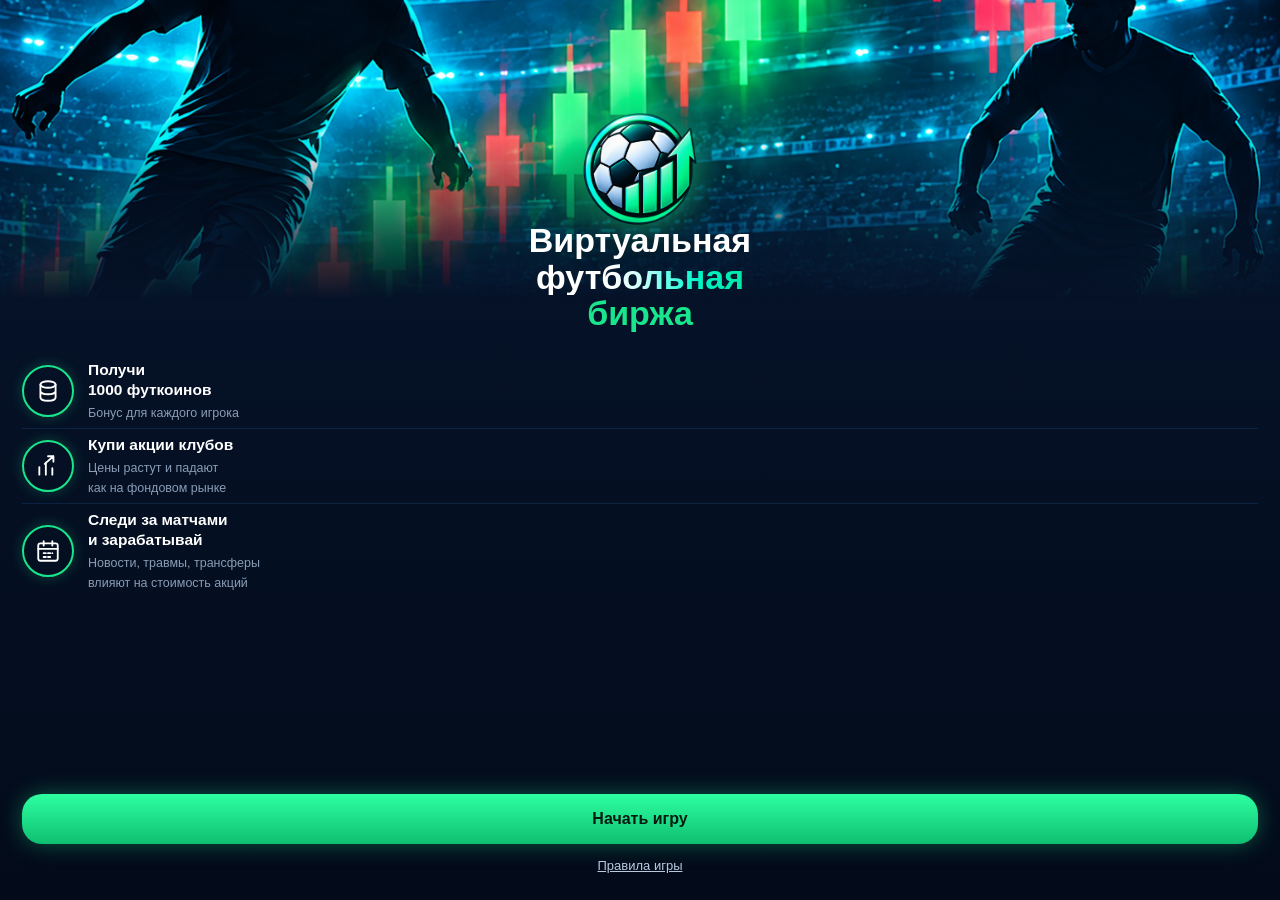
<file: index.html>
<!doctype html>
<html lang="ru">
<head>
    <meta charset="utf-8">
    <meta name="viewport" content="width=device-width,initial-scale=1,viewport-fit=cover">
    <meta name="theme-color" content="#030b1a">
    <title>Старт — Виртуальная футбольная биржа</title>
    <link rel="stylesheet" href="css/style.css">
</head>
<body>
<svg width="0" height="0" style="position:absolute" aria-hidden="true">
    <defs>
        <linearGradient id="gUp" x1="0" y1="0" x2="0" y2="1">
            <stop offset="0" stop-color="#19e68c" stop-opacity=".35"/>
            <stop offset="1" stop-color="#19e68c" stop-opacity="0"/>
        </linearGradient>
        <linearGradient id="gDown" x1="0" y1="0" x2="0" y2="1">
            <stop offset="0" stop-color="#ff4558" stop-opacity=".3"/>
            <stop offset="1" stop-color="#ff4558" stop-opacity="0"/>
        </linearGradient>
        <linearGradient id="gRing" x1="0" y1="0" x2="1" y2="1">
            <stop offset="0" stop-color="#4dffb0"/>
            <stop offset="1" stop-color="#0aa763"/>
        </linearGradient>
    </defs>
    <symbol id="i-wallet" viewBox="0 0 24 24">
        <path d="M3 7.5A2.5 2.5 0 0 1 5.5 5H18v3"/>
        <path d="M3 7.5V18a2 2 0 0 0 2 2h14a2 2 0 0 0 2-2v-8a2 2 0 0 0-2-2H5.5A2.5 2.5 0 0 1 3 7.5z"/>
        <circle cx="16.5" cy="14" r=".6"/>
    </symbol>
    <symbol id="i-chart" viewBox="0 0 24 24">
        <path d="M3 3v18h18"/>
        <path d="M7 15l4-4 3 3 6-7"/>
        <path d="M16 7h4v4"/>
    </symbol>
    <symbol id="i-calendar" viewBox="0 0 24 24">
        <rect x="3" y="5" width="18" height="16" rx="2" stroke="#fff"/>
        <path d="M3 10h18M8 3v4M16 3v4" stroke="#fff"/>
        <path d="M8 14h2M12 14h2M16 14h.01M8 17.5h2M12 17.5h2" stroke="#fff"/>
    </symbol>
    <symbol id="i-news" viewBox="0 0 24 24">
        <rect x="4" y="3" width="16" height="18" rx="2"/>
        <path d="M8 8h8M8 12h8M8 16h5"/>
    </symbol>
    <symbol id="i-trophy" viewBox="0 0 24 24">
        <path d="M8 21h8M12 17v4M7 4h10v5a5 5 0 0 1-10 0z"/>
        <path d="M7 6H4v1a3 3 0 0 0 3 3M17 6h3v1a3 3 0 0 1-3 3"/>
    </symbol>
    <symbol id="i-bell" viewBox="0 0 24 24">
        <path d="M6 9a6 6 0 0 1 12 0c0 6 2 7 2 7H4s2-1 2-7M10 20a2 2 0 0 0 4 0"/>
    </symbol>
    <symbol id="i-search" viewBox="0 0 24 24">
        <circle cx="11" cy="11" r="7"/>
        <path d="M20 20l-4-4"/>
    </symbol>
    <symbol id="i-back" viewBox="0 0 24 24">
        <path d="M15 5l-7 7 7 7"/>
    </symbol>
    <symbol id="i-next" viewBox="0 0 24 24">
        <path d="M9 5l7 7-7 7"/>
    </symbol>
    <symbol id="i-star" viewBox="0 0 24 24">
        <path d="M12 3l2.7 5.9 6.3.7-4.7 4.3 1.3 6.3L12 17l-5.6 3.2 1.3-6.3L3 9.6l6.3-.7z"/>
    </symbol>
    <symbol id="i-coins" viewBox="0 0 24 24">
        <ellipse cx="12" cy="6" rx="7" ry="3" stroke="#fff"/>
        <path d="M5 6v6c0 1.7 3 3 7 3s7-1.3 7-3V6M5 12v6c0 1.7 3 3 7 3s7-1.3 7-3v-6" stroke="#fff"/>
    </symbol>
    <symbol id="i-growth" viewBox="0 0 24 24">
        <path d="M4 20V13M10 20V9M16 20v-6" stroke="#fff"/>
        <path d="M12 3l5 0 0 5M17 3l-8 7" stroke="#fff"/>
    </symbol>
    <symbol id="i-cup" viewBox="0 0 24 24">
        <path d="M8 21h8M12 16v5M7 3h10v6a5 5 0 0 1-10 0z"/>
        <path d="M7 5H4v1.5A3.5 3.5 0 0 0 7.5 10M17 5h3v1.5A3.5 3.5 0 0 1 16.5 10"/>
    </symbol>
    <symbol id="i-ball" viewBox="0 0 24 24">
        <circle cx="12" cy="12" r="9"/>
        <path d="M12 8l3.5 2.5-1.3 4h-4.4l-1.3-4zM12 3v5M20 9.5l-4.5 1M17.5 19l-3.3-4.5M6.5 19l3.3-4.5M4 9.5l4.5 1"/>
    </symbol>
</svg>
<div class="gallery">
    <section class="phone welcome" id="welcome" aria-label="welcome">

        <main class="content">
            <div class="hero">
                <img class="hero-bg" src="img/Neon Soccer Market Surge.png" alt="">
                <img class="logo" src="img/logo.png" alt="Виртуальная футбольная биржа">
            </div>
            <div class="wbody">
                <h1>Виртуальная<br><span class="fade">футбольная</span><br><span>биржа</span></h1>
                <ul class="feat">
                    <li><span class="ring"><svg class="ico "><use href="#i-coins"/></svg></span>
                        <div><b>Получи<br>1000 футкоинов</b><span>Бонус для каждого игрока</span></div>
                    </li>
                    <li><span class="ring"><svg class="ico "><use href="#i-growth"/></svg></span>
                        <div><b>Купи акции клубов</b><span>Цены растут и падают<br>как на фондовом рынке</span></div>
                    </li>
                    <li><span class="ring"><svg class="ico "><use href="#i-calendar"/></svg></span>
                        <div><b>Следи за матчами<br>и зарабатывай</b><span>Новости, травмы, трансферы<br>влияют на стоимость акций</span>
                        </div>
                    </li>
                </ul>
                <a class="btn" href="portfolio.html">Начать игру</a><a class="rules-link" href="rules.html">Правила
                    игры</a></div>
        </main>
    </section>
</div>
<script src="js/app.js"></script>
</body>
</html>
</file>
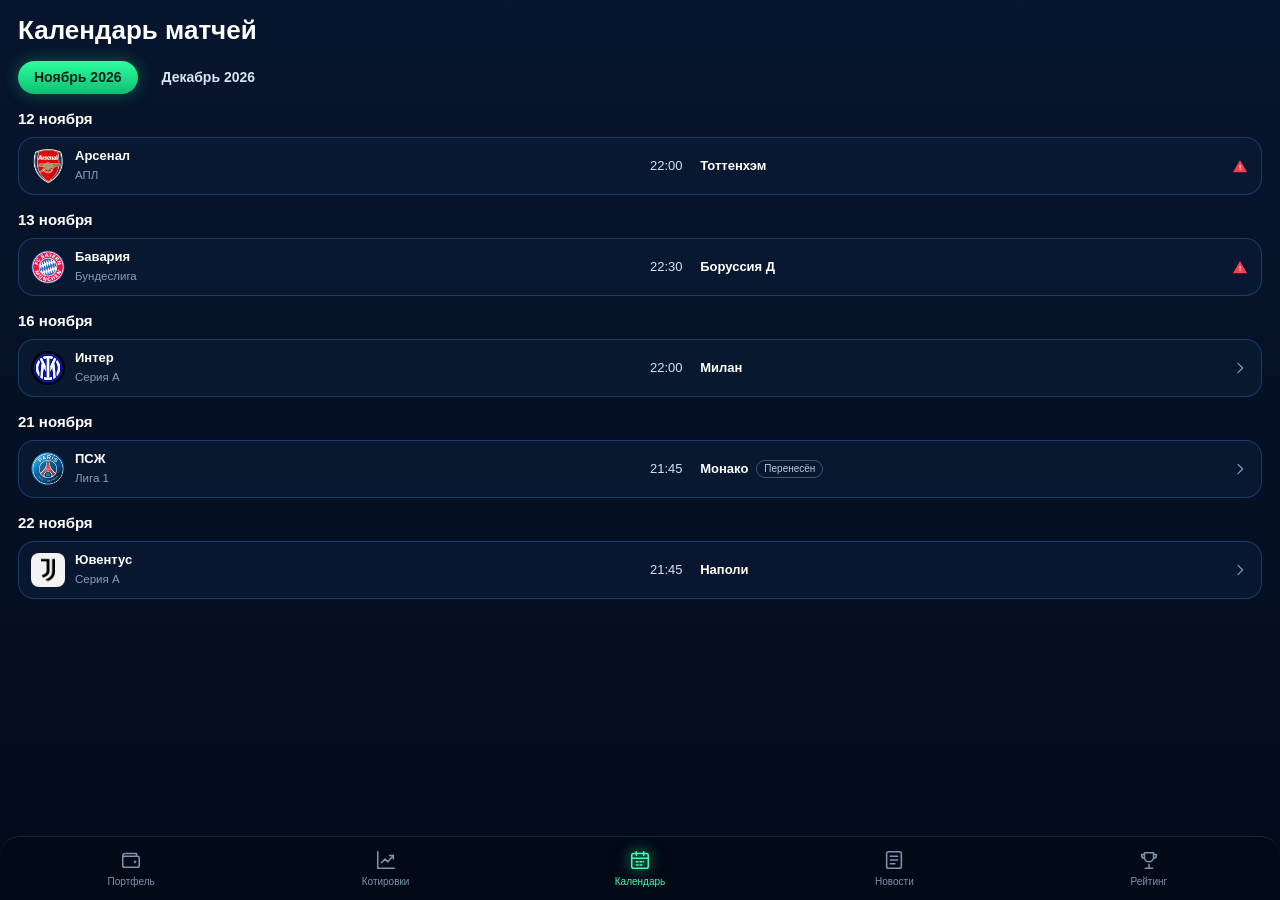
<file: calendar.html>
<!doctype html>
<html lang="ru">
<head>
    <meta charset="utf-8">
    <meta name="viewport" content="width=device-width,initial-scale=1,viewport-fit=cover">
    <meta name="theme-color" content="#030b1a">
    <title>Календарь матчей — Виртуальная футбольная биржа</title>
    <link rel="stylesheet" href="css/style.css">
</head>
<body>
<svg width="0" height="0" style="position:absolute" aria-hidden="true">
    <defs>
        <linearGradient id="gUp" x1="0" y1="0" x2="0" y2="1">
            <stop offset="0" stop-color="#19e68c" stop-opacity=".35"/>
            <stop offset="1" stop-color="#19e68c" stop-opacity="0"/>
        </linearGradient>
        <linearGradient id="gDown" x1="0" y1="0" x2="0" y2="1">
            <stop offset="0" stop-color="#ff4558" stop-opacity=".3"/>
            <stop offset="1" stop-color="#ff4558" stop-opacity="0"/>
        </linearGradient>
        <linearGradient id="gRing" x1="0" y1="0" x2="1" y2="1">
            <stop offset="0" stop-color="#4dffb0"/>
            <stop offset="1" stop-color="#0aa763"/>
        </linearGradient>
    </defs>
    <symbol id="i-wallet" viewBox="0 0 24 24">
        <path d="M3 7.5A2.5 2.5 0 0 1 5.5 5H18v3"/>
        <path d="M3 7.5V18a2 2 0 0 0 2 2h14a2 2 0 0 0 2-2v-8a2 2 0 0 0-2-2H5.5A2.5 2.5 0 0 1 3 7.5z"/>
        <circle cx="16.5" cy="14" r=".6"/>
    </symbol>
    <symbol id="i-chart" viewBox="0 0 24 24">
        <path d="M3 3v18h18"/>
        <path d="M7 15l4-4 3 3 6-7"/>
        <path d="M16 7h4v4"/>
    </symbol>
    <symbol id="i-calendar" viewBox="0 0 24 24">
        <rect x="3" y="5" width="18" height="16" rx="2"/>
        <path d="M3 10h18M8 3v4M16 3v4"/>
        <path d="M8 14h2M12 14h2M16 14h.01M8 17.5h2M12 17.5h2"/>
    </symbol>
    <symbol id="i-news" viewBox="0 0 24 24">
        <rect x="4" y="3" width="16" height="18" rx="2"/>
        <path d="M8 8h8M8 12h8M8 16h5"/>
    </symbol>
    <symbol id="i-trophy" viewBox="0 0 24 24">
        <path d="M8 21h8M12 17v4M7 4h10v5a5 5 0 0 1-10 0z"/>
        <path d="M7 6H4v1a3 3 0 0 0 3 3M17 6h3v1a3 3 0 0 1-3 3"/>
    </symbol>
    <symbol id="i-bell" viewBox="0 0 24 24">
        <path d="M6 9a6 6 0 0 1 12 0c0 6 2 7 2 7H4s2-1 2-7M10 20a2 2 0 0 0 4 0"/>
    </symbol>
    <symbol id="i-search" viewBox="0 0 24 24">
        <circle cx="11" cy="11" r="7"/>
        <path d="M20 20l-4-4"/>
    </symbol>
    <symbol id="i-back" viewBox="0 0 24 24">
        <path d="M15 5l-7 7 7 7"/>
    </symbol>
    <symbol id="i-next" viewBox="0 0 24 24">
        <path d="M9 5l7 7-7 7"/>
    </symbol>
    <symbol id="i-star" viewBox="0 0 24 24">
        <path d="M12 3l2.7 5.9 6.3.7-4.7 4.3 1.3 6.3L12 17l-5.6 3.2 1.3-6.3L3 9.6l6.3-.7z"/>
    </symbol>
    <symbol id="i-coins" viewBox="0 0 24 24">
        <ellipse cx="12" cy="6" rx="7" ry="3"/>
        <path d="M5 6v6c0 1.7 3 3 7 3s7-1.3 7-3V6M5 12v6c0 1.7 3 3 7 3s7-1.3 7-3v-6"/>
    </symbol>
    <symbol id="i-growth" viewBox="0 0 24 24">
        <path d="M4 20V13M10 20V9M16 20v-6"/>
        <path d="M12 3l5 0 0 5M17 3l-8 7"/>
    </symbol>
    <symbol id="i-cup" viewBox="0 0 24 24">
        <path d="M8 21h8M12 16v5M7 3h10v6a5 5 0 0 1-10 0z"/>
        <path d="M7 5H4v1.5A3.5 3.5 0 0 0 7.5 10M17 5h3v1.5A3.5 3.5 0 0 1 16.5 10"/>
    </symbol>
    <symbol id="i-ball" viewBox="0 0 24 24">
        <circle cx="12" cy="12" r="9"/>
        <path d="M12 8l3.5 2.5-1.3 4h-4.4l-1.3-4zM12 3v5M20 9.5l-4.5 1M17.5 19l-3.3-4.5M6.5 19l3.3-4.5M4 9.5l4.5 1"/>
    </symbol>
</svg>
<div class="gallery">
    <section class="phone " id="calendar" aria-label="calendar">

        <main class="content"><h1 class="title">Календарь матчей</h1>
            <div class="months" data-seg="#calendar .panel">
                <button class="active" data-v="nov">Ноябрь 2026</button>
                <button data-v="dec">Декабрь 2026</button>
            </div>
            <div class="panel" data-panel="nov"><h3 class="day">12 ноября</h3>
                <div class="card match">
                    <div class="tm"><img class="mlogo" src="img/4us2nCgl6kgZc0t3hpW75Q_64x64.png" alt="">
                        <div><b>Арсенал</b><small>АПЛ</small></div>
                    </div>
                    <span class="time">22:00</span>
                    <div class="tm r"><b>Тоттенхэм</b></div>
                    <span class="end"><svg class="warn" viewBox="0 0 18 16" aria-label="Предупреждение"><path d="M9 1.2 17 15H1z" fill="#ff3b4e"/><text x="9" y="13" text-anchor="middle" font-size="9" font-weight="700" fill="#fff">!</text></svg></span>
                </div>
                <h3 class="day">13 ноября</h3>
                <div class="card match">
                    <div class="tm"><img class="mlogo" src="img/-_cmntP5q_pHL7g5LfkRiw_64x64.png" alt="">
                        <div><b>Бавария</b><small>Бундеслига</small></div>
                    </div>
                    <span class="time">22:30</span>
                    <div class="tm r"><b>Боруссия Д</b></div>
                    <span class="end"><svg class="warn" viewBox="0 0 18 16" aria-label="Предупреждение"><path d="M9 1.2 17 15H1z" fill="#ff3b4e"/><text x="9" y="13" text-anchor="middle" font-size="9" font-weight="700" fill="#fff">!</text></svg></span>
                </div>
                <h3 class="day">16 ноября</h3>
                <div class="card match">
                    <div class="tm"><img class="mlogo" src="img/l2-icwsMhIvsbRw8AwC1yg_64x64.png" alt="">
                        <div><b>Интер</b><small>Серия A</small></div>
                    </div>
                    <span class="time">22:00</span>
                    <div class="tm r"><b>Милан</b></div>
                    <span class="end"><svg class="ico"><use href="#i-next"/></svg></span>
                </div>
                <h3 class="day">21 ноября</h3>
                <div class="card match">
                    <div class="tm"><img class="mlogo" src="img/mcpMspef1hwHwi9qrfp4YQ_64x64.png" alt="">
                        <div><b>ПСЖ</b><small>Лига 1</small></div>
                    </div>
                    <span class="time">21:45</span>
                    <div class="tm r"><b>Монако</b><span class="badge-p">Перенесён</span></div>
                    <span class="end"><svg class="ico"><use href="#i-next"/></svg></span>
                </div>
                <h3 class="day">22 ноября</h3>
                <div class="card match">
                    <div class="tm"><img class="mlogo juve" src="img/6lal-0xwWtos5HI99HRvuQ_64x64.png" alt="Ювентус">
                        <div><b>Ювентус</b><small>Серия A</small></div>
                    </div>
                    <span class="time">21:45</span>
                    <div class="tm r"><b>Наполи</b></div>
                    <span class="end"><svg class="ico"><use href="#i-next"/></svg></span>
                </div>
            </div>
            <div class="panel" data-panel="dec" hidden><h3 class="day">3 декабря</h3>
                <div class="card match">
                    <div class="tm"><img class="mlogo" src="img/nGfV05dipbAc7zzojivKew_64x64.png" alt="Ливерпуль">
                        <div><b>Ливерпуль</b><small>АПЛ</small></div>
                    </div>
                    <span class="time">21:30</span>
                    <div class="tm r"><b>Челси</b></div>
                    <span class="end"><svg class="ico"><use href="#i-next"/></svg></span>
                </div>
                <h3 class="day">6 декабря</h3>
                <div class="card match">
                    <div class="tm"><img class="mlogo" src="img/Th4fAVAZeCJWRcKoLW7koA_64x64.png" alt="">
                        <div><b>Реал Мадрид</b><small>Ла Лига</small></div>
                    </div>
                    <span class="time">22:00</span>
                    <div class="tm r"><b>Барселона</b></div>
                    <span class="end"><svg class="warn" viewBox="0 0 18 16" aria-label="Предупреждение"><path d="M9 1.2 17 15H1z" fill="#ff3b4e"/><text x="9" y="13" text-anchor="middle" font-size="9" font-weight="700" fill="#fff">!</text></svg></span>
                </div>
                <h3 class="day">10 декабря</h3>
                <div class="card match">
                    <div class="tm"><img class="mlogo" src="img/z44l-a0W1v5FmgPnemV6Xw_64x64.png" alt="">
                        <div><b>Манчестер Сити</b><small>АПЛ</small></div>
                    </div>
                    <span class="time">22:15</span>
                    <div class="tm r"><b>Арсенал</b></div>
                    <span class="end"><svg class="ico"><use href="#i-next"/></svg></span>
                </div>
                <h3 class="day">14 декабря</h3>
                <div class="card match">
                    <div class="tm"><img class="mlogo" src="img/ueX_32AIja-hLmJSHpUuFg_64x64.png" alt="Наполи">
                        <div><b>Наполи</b><small>Серия A</small></div>
                    </div>
                    <span class="time">21:45</span>
                    <div class="tm r"><b>Интер</b></div>
                    <span class="end"><svg class="ico"><use href="#i-next"/></svg></span>
                </div>
            </div>
        </main>
        <nav class="tabbar"><a class="tab" href="portfolio.html">
            <svg class="ico ">
                <use href="#i-wallet"/>
            </svg>
            <span>Портфель</span></a><a class="tab" href="quotes.html">
            <svg class="ico ">
                <use href="#i-chart"/>
            </svg>
            <span>Котировки</span></a><a class="tab active" href="calendar.html" aria-current="page">
            <svg class="ico ">
                <use href="#i-calendar"/>
            </svg>
            <span>Календарь</span></a><a class="tab" href="news.html">
            <svg class="ico ">
                <use href="#i-news"/>
            </svg>
            <span>Новости</span></a><a class="tab" href="rating.html">
            <svg class="ico ">
                <use href="#i-trophy"/>
            </svg>
            <span>Рейтинг</span></a></nav>
    </section>
</div>
<script src="js/app.js"></script>
</body>
</html>
</file>
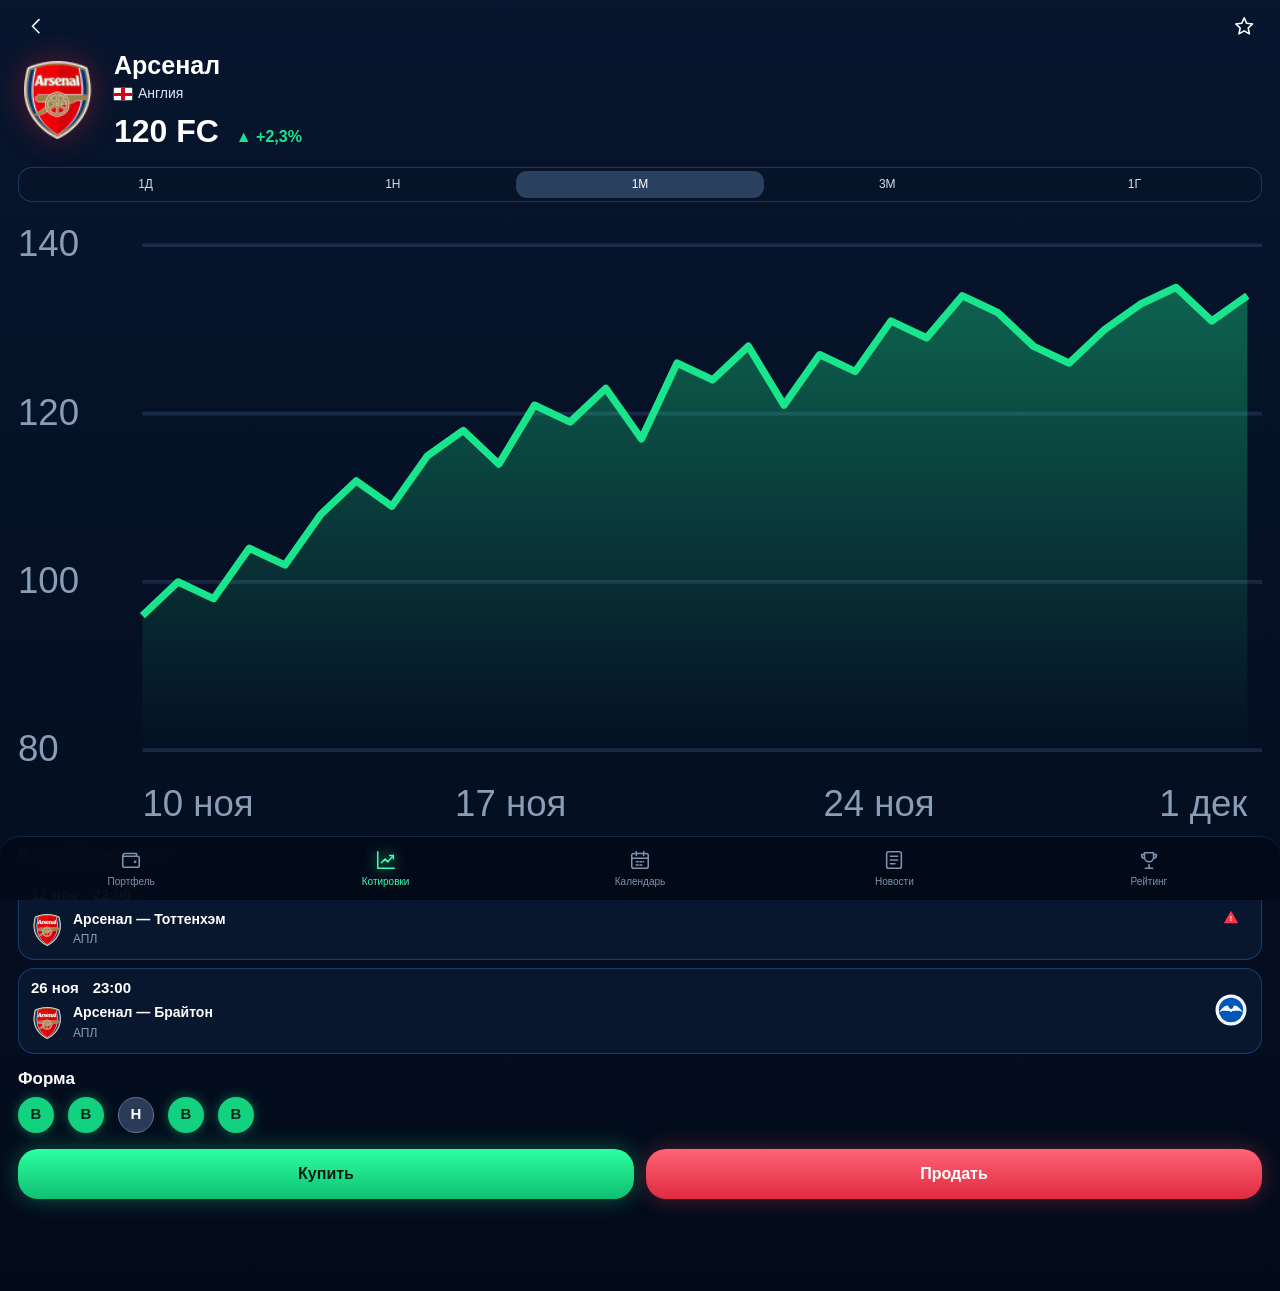
<file: club.html>
<!doctype html>
<html lang="ru">
<head>
    <meta charset="utf-8">
    <meta name="viewport" content="width=device-width,initial-scale=1,viewport-fit=cover">
    <meta name="theme-color" content="#030b1a">
    <title>Арсенал — Виртуальная футбольная биржа</title>
    <link rel="stylesheet" href="css/style.css">
</head>
<body>
<svg width="0" height="0" style="position:absolute" aria-hidden="true">
    <defs>
        <linearGradient id="gUp" x1="0" y1="0" x2="0" y2="1">
            <stop offset="0" stop-color="#19e68c" stop-opacity=".35"/>
            <stop offset="1" stop-color="#19e68c" stop-opacity="0"/>
        </linearGradient>
        <linearGradient id="gDown" x1="0" y1="0" x2="0" y2="1">
            <stop offset="0" stop-color="#ff4558" stop-opacity=".3"/>
            <stop offset="1" stop-color="#ff4558" stop-opacity="0"/>
        </linearGradient>
        <linearGradient id="gRing" x1="0" y1="0" x2="1" y2="1">
            <stop offset="0" stop-color="#4dffb0"/>
            <stop offset="1" stop-color="#0aa763"/>
        </linearGradient>
    </defs>
    <symbol id="i-wallet" viewBox="0 0 24 24">
        <path d="M3 7.5A2.5 2.5 0 0 1 5.5 5H18v3"/>
        <path d="M3 7.5V18a2 2 0 0 0 2 2h14a2 2 0 0 0 2-2v-8a2 2 0 0 0-2-2H5.5A2.5 2.5 0 0 1 3 7.5z"/>
        <circle cx="16.5" cy="14" r=".6"/>
    </symbol>
    <symbol id="i-chart" viewBox="0 0 24 24">
        <path d="M3 3v18h18"/>
        <path d="M7 15l4-4 3 3 6-7"/>
        <path d="M16 7h4v4"/>
    </symbol>
    <symbol id="i-calendar" viewBox="0 0 24 24">
        <rect x="3" y="5" width="18" height="16" rx="2"/>
        <path d="M3 10h18M8 3v4M16 3v4"/>
        <path d="M8 14h2M12 14h2M16 14h.01M8 17.5h2M12 17.5h2"/>
    </symbol>
    <symbol id="i-news" viewBox="0 0 24 24">
        <rect x="4" y="3" width="16" height="18" rx="2"/>
        <path d="M8 8h8M8 12h8M8 16h5"/>
    </symbol>
    <symbol id="i-trophy" viewBox="0 0 24 24">
        <path d="M8 21h8M12 17v4M7 4h10v5a5 5 0 0 1-10 0z"/>
        <path d="M7 6H4v1a3 3 0 0 0 3 3M17 6h3v1a3 3 0 0 1-3 3"/>
    </symbol>
    <symbol id="i-bell" viewBox="0 0 24 24">
        <path d="M6 9a6 6 0 0 1 12 0c0 6 2 7 2 7H4s2-1 2-7M10 20a2 2 0 0 0 4 0"/>
    </symbol>
    <symbol id="i-search" viewBox="0 0 24 24">
        <circle cx="11" cy="11" r="7"/>
        <path d="M20 20l-4-4"/>
    </symbol>
    <symbol id="i-back" viewBox="0 0 24 24">
        <path d="M15 5l-7 7 7 7"/>
    </symbol>
    <symbol id="i-next" viewBox="0 0 24 24">
        <path d="M9 5l7 7-7 7"/>
    </symbol>
    <symbol id="i-star" viewBox="0 0 24 24">
        <path d="M12 3l2.7 5.9 6.3.7-4.7 4.3 1.3 6.3L12 17l-5.6 3.2 1.3-6.3L3 9.6l6.3-.7z"/>
    </symbol>
    <symbol id="i-coins" viewBox="0 0 24 24">
        <ellipse cx="12" cy="6" rx="7" ry="3"/>
        <path d="M5 6v6c0 1.7 3 3 7 3s7-1.3 7-3V6M5 12v6c0 1.7 3 3 7 3s7-1.3 7-3v-6"/>
    </symbol>
    <symbol id="i-growth" viewBox="0 0 24 24">
        <path d="M4 20V13M10 20V9M16 20v-6"/>
        <path d="M12 3l5 0 0 5M17 3l-8 7"/>
    </symbol>
    <symbol id="i-cup" viewBox="0 0 24 24">
        <path d="M8 21h8M12 16v5M7 3h10v6a5 5 0 0 1-10 0z"/>
        <path d="M7 5H4v1.5A3.5 3.5 0 0 0 7.5 10M17 5h3v1.5A3.5 3.5 0 0 1 16.5 10"/>
    </symbol>
    <symbol id="i-ball" viewBox="0 0 24 24">
        <circle cx="12" cy="12" r="9"/>
        <path d="M12 8l3.5 2.5-1.3 4h-4.4l-1.3-4zM12 3v5M20 9.5l-4.5 1M17.5 19l-3.3-4.5M6.5 19l3.3-4.5M4 9.5l4.5 1"/>
    </symbol>
</svg>
<div class="gallery">
    <section class="phone " id="club" aria-label="club">

        <main class="content">
            <div class="topbar"><a class="iconbtn" href="quotes.html" aria-label="Назад">
                <svg class="ico ">
                    <use href="#i-back"/>
                </svg>
            </a>
                <button class="iconbtn fav" aria-label="В избранное">
                    <svg class="ico ">
                        <use href="#i-star"/>
                    </svg>
                </button>
            </div>
            <div class="chead"><img class="club-logo" src="img/4us2nCgl6kgZc0t3hpW75Q_64x64.png" alt="Арсенал">
                <div><h1>Арсенал</h1>
                    <div class="ctry"><i class="flag"></i>Англия</div>
                    <div class="cp">120 FC <span class="up">▲ +2,3%</span></div>
                </div>
            </div>
            <div class="seg sm" id="periods">
                <button class="" data-points="118,117,118.5,119,120,120"
                        data-labels="10:00,12:00,14:00,16:00,18:00,20:00">1Д
                </button>
                <button class="" data-points="112,114,113,117,118,120" data-labels="Пн,Вт,Ср,Чт,Пт,Сб">1Н</button>
                <button class="active"
                        data-points="96,100,98,104,102,108,112,109,115,118,114,121,119,123,117,126,124,128,121,127,125,131,129,134,132,128,126,130,133,135,131,134"
                        data-labels="10 ноя,17 ноя,24 ноя,1 дек">1М
                </button>
                <button class="" data-points="96,104,100,112,115,120" data-labels="Сен,Окт,Ноя,Дек">3М</button>
                <button class="" data-points="82,90,86,100,112,120" data-labels="Янв,Апр,Июл,Окт">1Г</button>
            </div>
            <div class="chart">
                <svg id="clubChart" viewBox="0 0 340 170" role="img" aria-label="График цены"></svg>
            </div>
            <div class="sec-head" style="margin-top:6px"><h2 class="sec">Ближайшие матчи</h2><a class="link"
                                                                                                href="calendar.html">Все
                <svg class="ico ">
                    <use href="#i-next"/>
                </svg>
            </a></div>
            <div class="card mrow">
                <div class="info">
                <div class="when"><b>12 ноя</b><span>22:00</span></div>
                <div class="bot">
                    <img class="mlogo" src="img/4us2nCgl6kgZc0t3hpW75Q_64x64.png" alt="">
                    <div class="mt"><b>Арсенал — Тоттенхэм</b><small>АПЛ</small></div>
                </div>
                </div>
                    <div class="side">

                        <svg class="warn" viewBox="0 0 18 16" aria-label="Предупреждение">
                            <path d="M9 .8 17.2 15.2H.8z" fill="#ff3348"/>
                            <text x="9" y="12.4" text-anchor="middle" font-size="8" font-weight="800" fill="#fff">!</text>
                        </svg>
                    </div>
            </div>
            <div class="card mrow">
                <div class="info">
                <div class="when"><b>26 ноя</b><span>23:00</span></div>
                <div class="bot">
                    <img class="mlogo" src="img/4us2nCgl6kgZc0t3hpW75Q_64x64.png" alt="">
                    <div class="mt"><b>Арсенал — Брайтон</b><small>АПЛ</small></div>
                </div>
                </div>
                    <div class="side">
                        <svg class="opp gull" viewBox="0 0 64 64" aria-label="Брайтон">
                            <circle cx="32" cy="32" r="31" fill="#f4f7fb"/>
                            <circle cx="32" cy="32" r="24.5" fill="#0057b8"/>
                            <path fill="#f4f7fb" d="M8 36c7-8 12-14 18-13 2 5 4 7 6 7s4-2 6-7c6-1 11 5 18 13-8-4-14-2-24-2s-16-2-24 2z"/>
                            <circle cx="32" cy="34" r="2.2" fill="#f4f7fb"/>
                        </svg>
                    </div>
            </div>
            <div class="sec-head" style="margin:14px 0 4px"><h2 class="sec">Форма</h2></div>
            <div class="form"><i>В</i><i>В</i><i class="d">Н</i><i>В</i><i>В</i></div>
            <div class="trade"><a class="btn" href="portfolio.html">Купить</a><a class="btn red" href="portfolio.html">Продать</a>
            </div>
        </main>
        <nav class="tabbar"><a class="tab" href="portfolio.html">
            <svg class="ico ">
                <use href="#i-wallet"/>
            </svg>
            <span>Портфель</span></a><a class="tab active" href="quotes.html" aria-current="page">
            <svg class="ico ">
                <use href="#i-chart"/>
            </svg>
            <span>Котировки</span></a><a class="tab" href="calendar.html">
            <svg class="ico ">
                <use href="#i-calendar"/>
            </svg>
            <span>Календарь</span></a><a class="tab" href="news.html">
            <svg class="ico ">
                <use href="#i-news"/>
            </svg>
            <span>Новости</span></a><a class="tab" href="rating.html">
            <svg class="ico ">
                <use href="#i-trophy"/>
            </svg>
            <span>Рейтинг</span></a></nav>
    </section>
</div>
<script src="js/app.js"></script>
</body>
</html>
</file>
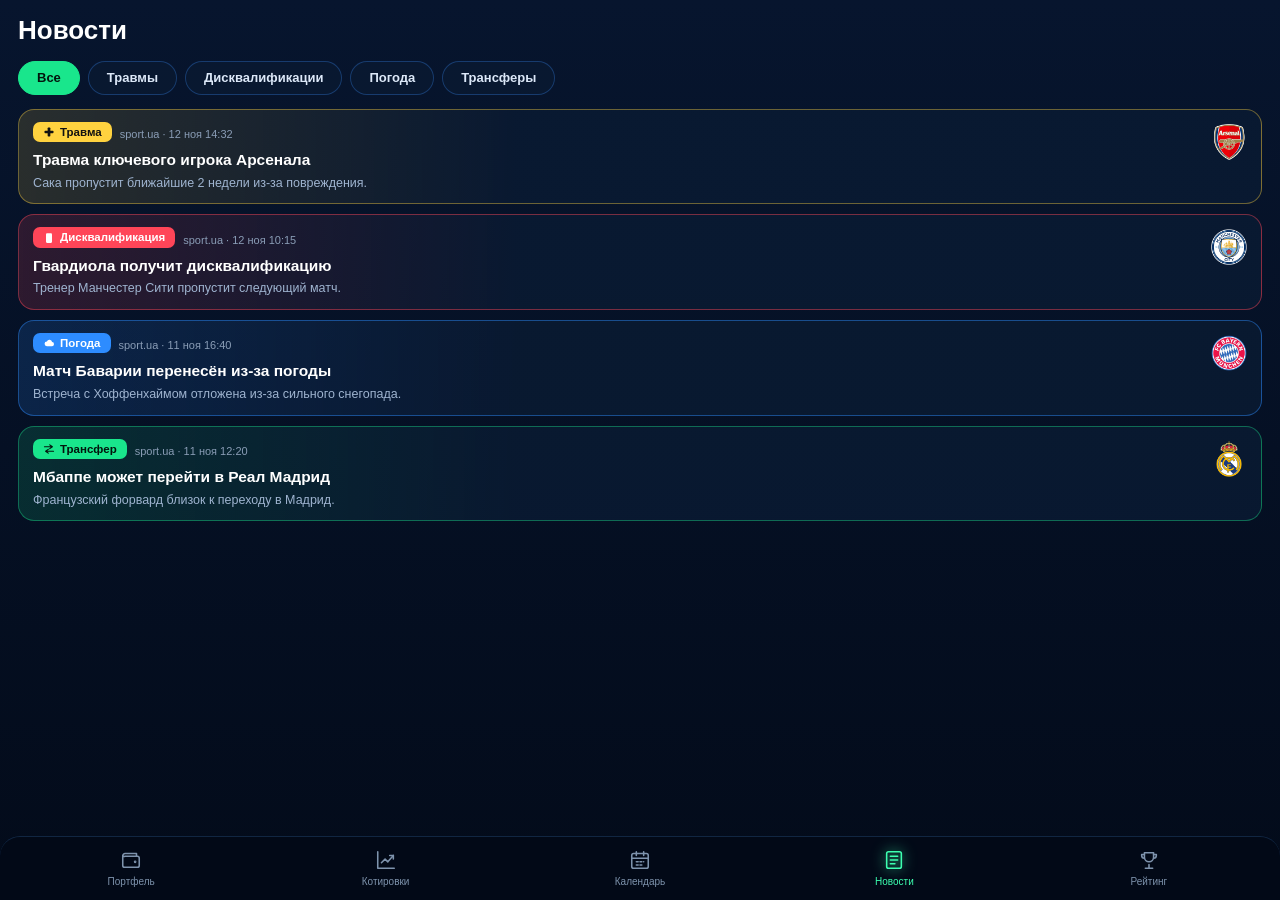
<file: news.html>
<!doctype html>
<html lang="ru">
<head>
    <meta charset="utf-8">
    <meta name="viewport" content="width=device-width,initial-scale=1,viewport-fit=cover">
    <meta name="theme-color" content="#030b1a">
    <title>Новости — Виртуальная футбольная биржа</title>
    <link rel="stylesheet" href="css/style.css">
</head>
<body>
<svg width="0" height="0" style="position:absolute" aria-hidden="true">
    <defs>
        <linearGradient id="gUp" x1="0" y1="0" x2="0" y2="1">
            <stop offset="0" stop-color="#19e68c" stop-opacity=".35"/>
            <stop offset="1" stop-color="#19e68c" stop-opacity="0"/>
        </linearGradient>
        <linearGradient id="gDown" x1="0" y1="0" x2="0" y2="1">
            <stop offset="0" stop-color="#ff4558" stop-opacity=".3"/>
            <stop offset="1" stop-color="#ff4558" stop-opacity="0"/>
        </linearGradient>
        <linearGradient id="gRing" x1="0" y1="0" x2="1" y2="1">
            <stop offset="0" stop-color="#4dffb0"/>
            <stop offset="1" stop-color="#0aa763"/>
        </linearGradient>
    </defs>
    <symbol id="i-wallet" viewBox="0 0 24 24">
        <path d="M3 7.5A2.5 2.5 0 0 1 5.5 5H18v3"/>
        <path d="M3 7.5V18a2 2 0 0 0 2 2h14a2 2 0 0 0 2-2v-8a2 2 0 0 0-2-2H5.5A2.5 2.5 0 0 1 3 7.5z"/>
        <circle cx="16.5" cy="14" r=".6"/>
    </symbol>
    <symbol id="i-chart" viewBox="0 0 24 24">
        <path d="M3 3v18h18"/>
        <path d="M7 15l4-4 3 3 6-7"/>
        <path d="M16 7h4v4"/>
    </symbol>
    <symbol id="i-calendar" viewBox="0 0 24 24">
        <rect x="3" y="5" width="18" height="16" rx="2"/>
        <path d="M3 10h18M8 3v4M16 3v4"/>
        <path d="M8 14h2M12 14h2M16 14h.01M8 17.5h2M12 17.5h2"/>
    </symbol>
    <symbol id="i-news" viewBox="0 0 24 24">
        <rect x="4" y="3" width="16" height="18" rx="2"/>
        <path d="M8 8h8M8 12h8M8 16h5"/>
    </symbol>
    <symbol id="i-trophy" viewBox="0 0 24 24">
        <path d="M8 21h8M12 17v4M7 4h10v5a5 5 0 0 1-10 0z"/>
        <path d="M7 6H4v1a3 3 0 0 0 3 3M17 6h3v1a3 3 0 0 1-3 3"/>
    </symbol>
    <symbol id="i-bell" viewBox="0 0 24 24">
        <path d="M6 9a6 6 0 0 1 12 0c0 6 2 7 2 7H4s2-1 2-7M10 20a2 2 0 0 0 4 0"/>
    </symbol>
    <symbol id="i-search" viewBox="0 0 24 24">
        <circle cx="11" cy="11" r="7"/>
        <path d="M20 20l-4-4"/>
    </symbol>
    <symbol id="i-back" viewBox="0 0 24 24">
        <path d="M15 5l-7 7 7 7"/>
    </symbol>
    <symbol id="i-next" viewBox="0 0 24 24">
        <path d="M9 5l7 7-7 7"/>
    </symbol>
    <symbol id="i-star" viewBox="0 0 24 24">
        <path d="M12 3l2.7 5.9 6.3.7-4.7 4.3 1.3 6.3L12 17l-5.6 3.2 1.3-6.3L3 9.6l6.3-.7z"/>
    </symbol>
    <symbol id="i-coins" viewBox="0 0 24 24">
        <ellipse cx="12" cy="6" rx="7" ry="3"/>
        <path d="M5 6v6c0 1.7 3 3 7 3s7-1.3 7-3V6M5 12v6c0 1.7 3 3 7 3s7-1.3 7-3v-6"/>
    </symbol>
    <symbol id="i-growth" viewBox="0 0 24 24">
        <path d="M4 20V13M10 20V9M16 20v-6"/>
        <path d="M12 3l5 0 0 5M17 3l-8 7"/>
    </symbol>
    <symbol id="i-cup" viewBox="0 0 24 24">
        <path d="M8 21h8M12 16v5M7 3h10v6a5 5 0 0 1-10 0z"/>
        <path d="M7 5H4v1.5A3.5 3.5 0 0 0 7.5 10M17 5h3v1.5A3.5 3.5 0 0 1 16.5 10"/>
    </symbol>
    <symbol id="i-ball" viewBox="0 0 24 24">
        <circle cx="12" cy="12" r="9"/>
        <path d="M12 8l3.5 2.5-1.3 4h-4.4l-1.3-4zM12 3v5M20 9.5l-4.5 1M17.5 19l-3.3-4.5M6.5 19l3.3-4.5M4 9.5l4.5 1"/>
    </symbol>
</svg>
<div class="gallery">
    <section class="phone " id="news" aria-label="news">
        <main class="content"><h1 class="title">Новости</h1>
            <div class="chips" id="nChips">
                <button class="chip active" data-v="all">Все</button>
                <button class="chip" data-v="inj">Травмы</button>
                <button class="chip" data-v="dsq">Дисквалификации</button>
                <button class="chip" data-v="wth">Погода</button>
                <button class="chip" data-v="trf">Трансферы</button>
            </div>
            <div id="news" style="margin-top:14px">
                <article class="card news inj" data-cat="inj">
                    <div class="nb"><span class="tag inj"><svg class="tico" viewBox="0 0 16 16" aria-hidden="true"><rect x="6.2" y="2" width="3.6" height="12" rx="1" fill="currentColor"/><rect x="2" y="6.2" width="12" height="3.6" rx="1" fill="currentColor"/></svg>Травма</span><span class="src">sport.ua · 12 ноя 14:32</span>
                        <h3>Травма ключевого игрока Арсенала</h3>
                        <p>Сака пропустит ближайшие 2 недели из-за повреждения.</p></div>
                    <img class="nlogo" src="img/4us2nCgl6kgZc0t3hpW75Q_64x64.png" alt="Арсенал"></article>
                <article class="card news dsq" data-cat="dsq">
                    <div class="nb"><span class="tag dsq"><svg class="tico" viewBox="0 0 16 16" aria-hidden="true"><rect x="4" y="1.5" width="8" height="13" rx="1.4" fill="currentColor"/></svg>Дисквалификация</span><span class="src">sport.ua · 12 ноя 10:15</span>
                        <h3>Гвардиола получит дисквалификацию</h3>
                        <p>Тренер Манчестер Сити пропустит следующий матч.</p></div>
                    <img class="nlogo" src="img/z44l-a0W1v5FmgPnemV6Xw_64x64.png" alt="Манчестер Сити"></article>
                <article class="card news wth" data-cat="wth">
                    <div class="nb"><span class="tag wth"><svg class="tico" viewBox="0 0 16 16" aria-hidden="true"><path d="M5.2 12.2h6.6a2.7 2.7 0 0 0 .3-5.4 3.6 3.6 0 0 0-6.9-.8 2.6 2.6 0 0 0 0 6.2z" fill="currentColor"/></svg>Погода</span><span class="src">sport.ua · 11 ноя 16:40</span>
                        <h3>Матч Баварии перенесён из-за погоды</h3>
                        <p>Встреча с Хоффенхаймом отложена из-за сильного снегопада.</p></div>
                    <img class="nlogo" src="img/-_cmntP5q_pHL7g5LfkRiw_64x64.png" alt="Бавария"></article>
                <article class="card news trf" data-cat="trf">
                    <div class="nb"><span class="tag trf"><svg class="tico" viewBox="0 0 16 16" aria-hidden="true"><path d="M2 5h9M9 2.5 12.5 5 9 7.5M14 11H5M7 8.5 3.5 11 7 13.5" fill="none" stroke="currentColor" stroke-width="1.6" stroke-linecap="round" stroke-linejoin="round"/></svg>Трансфер</span><span class="src">sport.ua · 11 ноя 12:20</span>
                        <h3>Мбаппе может перейти в Реал Мадрид</h3>
                        <p>Французский форвард близок к переходу в Мадрид.</p></div>
                    <img class="nlogo" src="img/Th4fAVAZeCJWRcKoLW7koA_64x64.png" alt="Реал Мадрид"></article>
            </div>
        </main>
        <nav class="tabbar"><a class="tab" href="portfolio.html">
            <svg class="ico ">
                <use href="#i-wallet"/>
            </svg>
            <span>Портфель</span></a><a class="tab" href="quotes.html">
            <svg class="ico ">
                <use href="#i-chart"/>
            </svg>
            <span>Котировки</span></a><a class="tab" href="calendar.html">
            <svg class="ico ">
                <use href="#i-calendar"/>
            </svg>
            <span>Календарь</span></a><a class="tab active" href="news.html" aria-current="page">
            <svg class="ico ">
                <use href="#i-news"/>
            </svg>
            <span>Новости</span></a><a class="tab" href="rating.html">
            <svg class="ico ">
                <use href="#i-trophy"/>
            </svg>
            <span>Рейтинг</span></a></nav>
    </section>
</div>
<script src="js/app.js"></script>
</body>
</html>
</file>
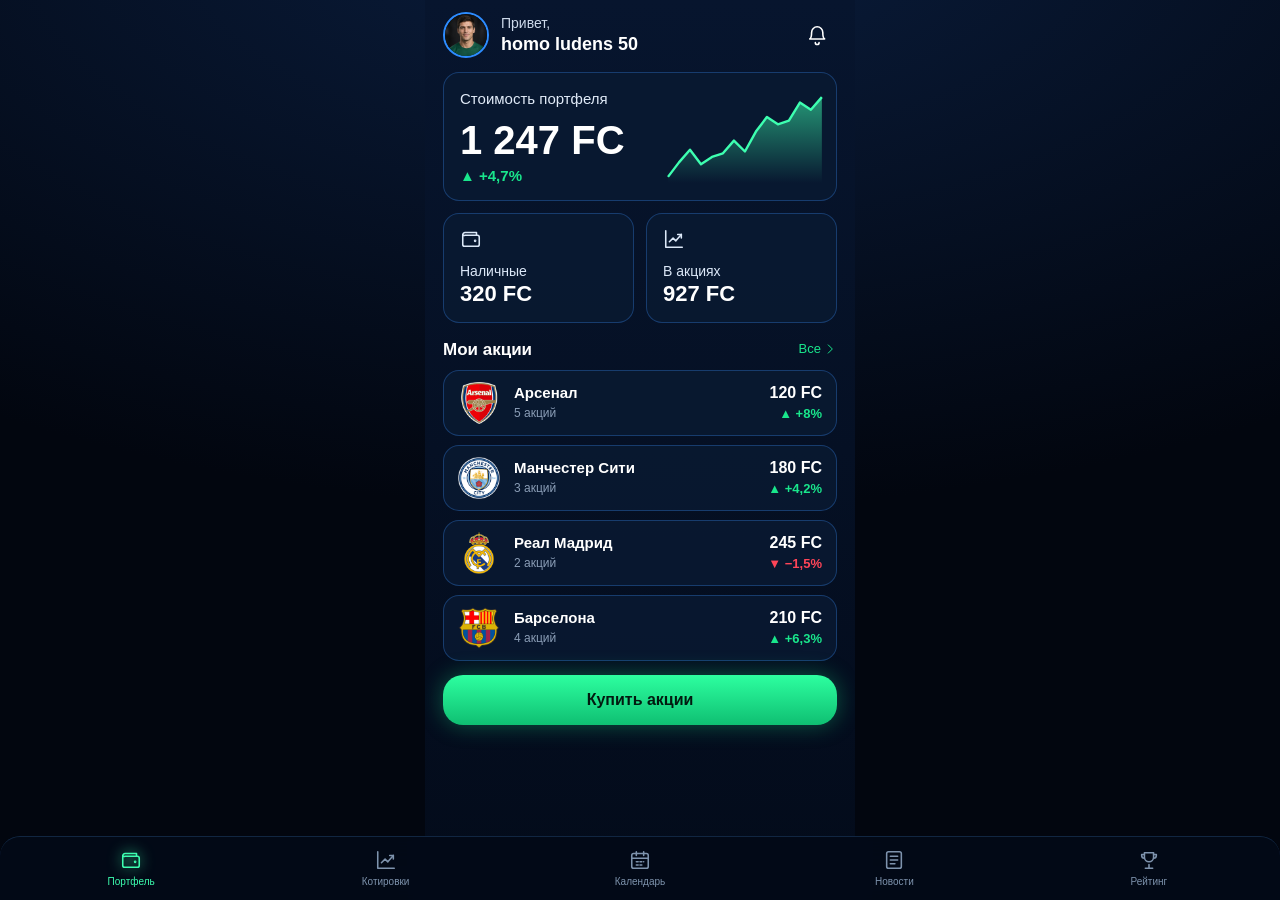
<file: portfolio.html>
<!doctype html>
<html lang="ru">
<head>
    <meta charset="utf-8">
    <meta name="viewport" content="width=device-width,initial-scale=1,viewport-fit=cover">
    <meta name="theme-color" content="#030b1a">
    <title>Портфель — Виртуальная футбольная биржа</title>
    <link rel="stylesheet" href="css/style.css">
</head>
<body>
<svg width="0" height="0" style="position:absolute" aria-hidden="true">
    <defs>
        <linearGradient id="gUp" x1="0" y1="0" x2="0" y2="1">
            <stop offset="0" stop-color="#19e68c" stop-opacity=".35"/>
            <stop offset="1" stop-color="#19e68c" stop-opacity="0"/>
        </linearGradient>
        <linearGradient id="gDown" x1="0" y1="0" x2="0" y2="1">
            <stop offset="0" stop-color="#ff4558" stop-opacity=".3"/>
            <stop offset="1" stop-color="#ff4558" stop-opacity="0"/>
        </linearGradient>
        <linearGradient id="gSpark" x1="0" y1="0" x2="0" y2="1">
            <stop offset="0" stop-color="#3dffb0" stop-opacity=".55"/>
            <stop offset="1" stop-color="#3dffb0" stop-opacity="0"/>
        </linearGradient>
        <linearGradient id="gRing" x1="0" y1="0" x2="1" y2="1">
            <stop offset="0" stop-color="#4dffb0"/>
            <stop offset="1" stop-color="#0aa763"/>
        </linearGradient>
    </defs>
    <symbol id="i-wallet" viewBox="0 0 24 24">
        <path d="M3 7.5A2.5 2.5 0 0 1 5.5 5H18v3"/>
        <path d="M3 7.5V18a2 2 0 0 0 2 2h14a2 2 0 0 0 2-2v-8a2 2 0 0 0-2-2H5.5A2.5 2.5 0 0 1 3 7.5z"/>
        <circle cx="16.5" cy="14" r=".6"/>
    </symbol>
    <symbol id="i-chart" viewBox="0 0 24 24">
        <path d="M3 3v18h18"/>
        <path d="M7 15l4-4 3 3 6-7"/>
        <path d="M16 7h4v4"/>
    </symbol>
    <symbol id="i-calendar" viewBox="0 0 24 24">
        <rect x="3" y="5" width="18" height="16" rx="2"/>
        <path d="M3 10h18M8 3v4M16 3v4"/>
        <path d="M8 14h2M12 14h2M16 14h.01M8 17.5h2M12 17.5h2"/>
    </symbol>
    <symbol id="i-news" viewBox="0 0 24 24">
        <rect x="4" y="3" width="16" height="18" rx="2"/>
        <path d="M8 8h8M8 12h8M8 16h5"/>
    </symbol>
    <symbol id="i-trophy" viewBox="0 0 24 24">
        <path d="M8 21h8M12 17v4M7 4h10v5a5 5 0 0 1-10 0z"/>
        <path d="M7 6H4v1a3 3 0 0 0 3 3M17 6h3v1a3 3 0 0 1-3 3"/>
    </symbol>
    <symbol id="i-bell" viewBox="0 0 24 24">
        <path d="M6 9a6 6 0 0 1 12 0c0 6 2 7 2 7H4s2-1 2-7M10 20a2 2 0 0 0 4 0"/>
    </symbol>
    <symbol id="i-search" viewBox="0 0 24 24">
        <circle cx="11" cy="11" r="7"/>
        <path d="M20 20l-4-4"/>
    </symbol>
    <symbol id="i-back" viewBox="0 0 24 24">
        <path d="M15 5l-7 7 7 7"/>
    </symbol>
    <symbol id="i-next" viewBox="0 0 24 24">
        <path d="M9 5l7 7-7 7"/>
    </symbol>
    <symbol id="i-star" viewBox="0 0 24 24">
        <path d="M12 3l2.7 5.9 6.3.7-4.7 4.3 1.3 6.3L12 17l-5.6 3.2 1.3-6.3L3 9.6l6.3-.7z"/>
    </symbol>
    <symbol id="i-coins" viewBox="0 0 24 24">
        <ellipse cx="12" cy="6" rx="7" ry="3"/>
        <path d="M5 6v6c0 1.7 3 3 7 3s7-1.3 7-3V6M5 12v6c0 1.7 3 3 7 3s7-1.3 7-3v-6"/>
    </symbol>
    <symbol id="i-growth" viewBox="0 0 24 24">
        <path d="M4 20V13M10 20V9M16 20v-6"/>
        <path d="M12 3l5 0 0 5M17 3l-8 7"/>
    </symbol>
    <symbol id="i-cup" viewBox="0 0 24 24">
        <path d="M8 21h8M12 16v5M7 3h10v6a5 5 0 0 1-10 0z"/>
        <path d="M7 5H4v1.5A3.5 3.5 0 0 0 7.5 10M17 5h3v1.5A3.5 3.5 0 0 1 16.5 10"/>
    </symbol>
    <symbol id="i-ball" viewBox="0 0 24 24">
        <circle cx="12" cy="12" r="9"/>
        <path d="M12 8l3.5 2.5-1.3 4h-4.4l-1.3-4zM12 3v5M20 9.5l-4.5 1M17.5 19l-3.3-4.5M6.5 19l3.3-4.5M4 9.5l4.5 1"/>
    </symbol>
</svg>
<div class="gallery">
    <section class="phone " id="portfolio" aria-label="portfolio">
        <main class="content">
            <div class="hello"><img class="avatar" src="img/avatars/av-homo.jpg" alt="">
                <div><small>Привет,</small><b>homo ludens 50</b></div>
                <button class="bell" aria-label="Уведомления">
                    <svg class="ico ">
                        <use href="#i-bell"/>
                    </svg>
                </button>
            </div>
            <div class="card pv">
                <div><small>Стоимость портфеля</small>
                    <div class="big">1 247 FC</div>
                    <div class="chg up">▲ +4,7%</div>
                </div>
                <div class="spark-box">
                    <svg class="spark up "
                         data-points="8,24,38,22,30,34,48,36,58,74,66,70,90,82,96"></svg>
                </div>
            </div>
            <div class="two">
                <div class="card stat">
                    <svg class="ico ">
                        <use href="#i-wallet"/>
                    </svg>
                    <small>Наличные</small><b>320 FC</b></div>
                <div class="card stat">
                    <svg class="ico ">
                        <use href="#i-chart"/>
                    </svg>
                    <small>В акциях</small><b>927 FC</b></div>
            </div>
            <div class="sec-head"><h2 class="sec">Мои акции</h2><a class="link" href="quotes.html">Все
                <svg class="ico ">
                    <use href="#i-next"/>
                </svg>
            </a></div>
            <a class="card hold" href="club.html">
                <img class="badge" src="img/4us2nCgl6kgZc0t3hpW75Q_64x64.png" alt="Арсенал">
                <div class="nm"><b>Арсенал</b><small>5 акций</small></div>
                <div class="pr"><b>120 FC</b><small class="up">▲ +8%</small></div>
            </a>
            <a class="card hold" href="club.html">
                <img class="badge" src="img/z44l-a0W1v5FmgPnemV6Xw_64x64.png" alt="Манчестер Сити">
                <div class="nm"><b>Манчестер Сити</b><small>3 акций</small></div>
                <div class="pr"><b>180 FC</b><small class="up">▲ +4,2%</small></div>
            </a>
            <a class="card hold" href="club.html">
                <img class="badge" src="img/Th4fAVAZeCJWRcKoLW7koA_64x64.png" alt="Реал Мадрид">
                <div class="nm"><b>Реал Мадрид</b><small>2 акций</small></div>
                <div class="pr"><b>245 FC</b><small class="down">▼ −1,5%</small></div>
            </a>
            <a class="card hold" href="club.html">
                <img class="badge" src="img/paYnEE8hcrP96neHRNofhQ_64x64.png" alt="Барселона">
                <div class="nm"><b>Барселона</b><small>4 акций</small></div>
                <div class="pr"><b>210 FC</b><small class="up">▲ +6,3%</small></div>
            </a><a class="btn" style="margin-top:14px" href="quotes.html">Купить акции</a></main>
        <nav class="tabbar"><a class="tab active" href="portfolio.html" aria-current="page">
            <svg class="ico ">
                <use href="#i-wallet"/>
            </svg>
            <span>Портфель</span></a><a class="tab" href="quotes.html">
            <svg class="ico ">
                <use href="#i-chart"/>
            </svg>
            <span>Котировки</span></a><a class="tab" href="calendar.html">
            <svg class="ico ">
                <use href="#i-calendar"/>
            </svg>
            <span>Календарь</span></a><a class="tab" href="news.html">
            <svg class="ico ">
                <use href="#i-news"/>
            </svg>
            <span>Новости</span></a><a class="tab" href="rating.html">
            <svg class="ico ">
                <use href="#i-trophy"/>
            </svg>
            <span>Рейтинг</span></a></nav>
    </section>
</div>
<script src="js/app.js"></script>
</body>
</html>
</file>
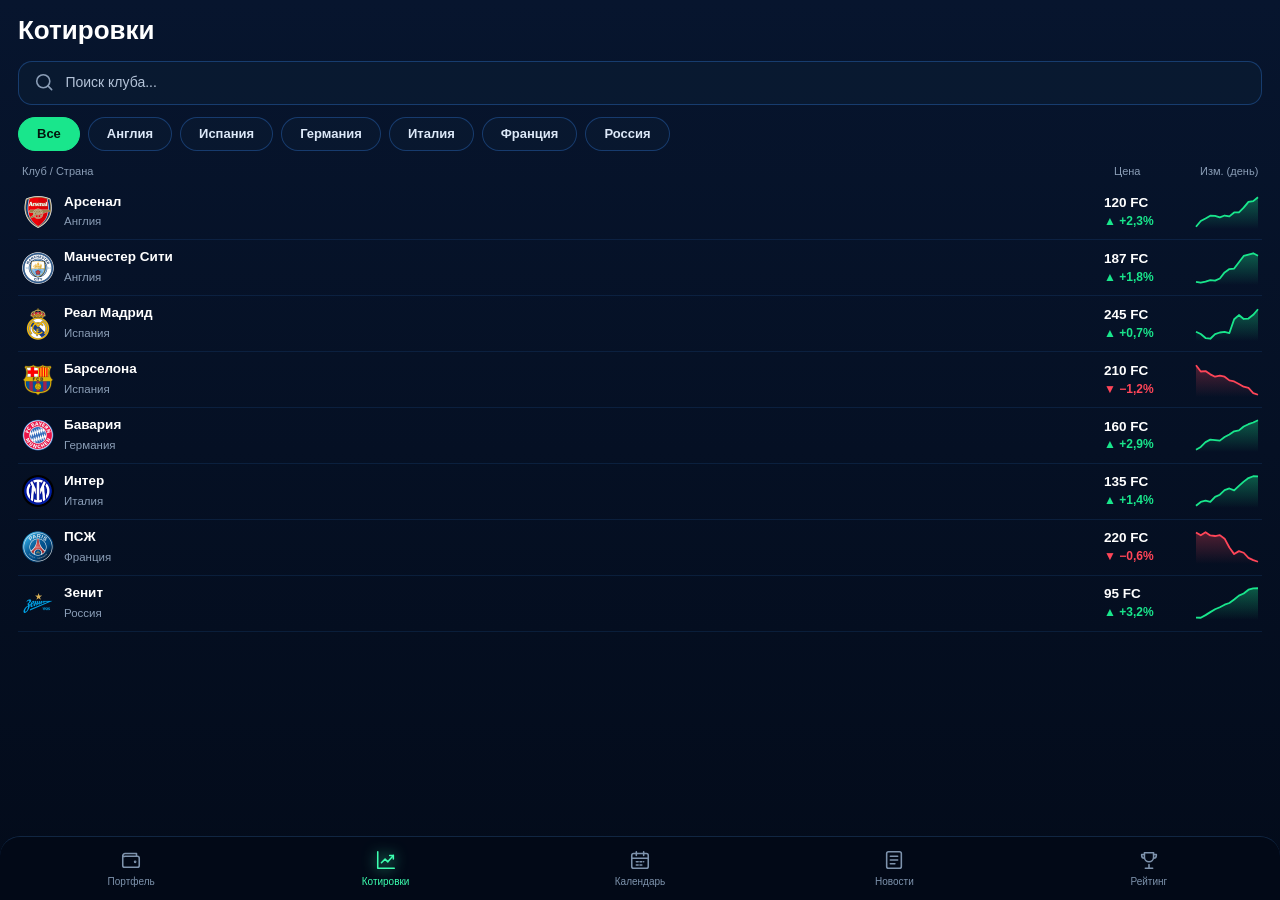
<file: quotes.html>
<!doctype html>
<html lang="ru">
<head>
    <meta charset="utf-8">
    <meta name="viewport" content="width=device-width,initial-scale=1,viewport-fit=cover">
    <meta name="theme-color" content="#030b1a">
    <title>Котировки — Виртуальная футбольная биржа</title>
    <link rel="stylesheet" href="css/style.css">
</head>
<body>
<svg width="0" height="0" style="position:absolute" aria-hidden="true">
    <defs>
        <linearGradient id="gUp" x1="0" y1="0" x2="0" y2="1">
            <stop offset="0" stop-color="#19e68c" stop-opacity=".35"/>
            <stop offset="1" stop-color="#19e68c" stop-opacity="0"/>
        </linearGradient>
        <linearGradient id="gDown" x1="0" y1="0" x2="0" y2="1">
            <stop offset="0" stop-color="#ff4558" stop-opacity=".3"/>
            <stop offset="1" stop-color="#ff4558" stop-opacity="0"/>
        </linearGradient>
        <linearGradient id="gRing" x1="0" y1="0" x2="1" y2="1">
            <stop offset="0" stop-color="#4dffb0"/>
            <stop offset="1" stop-color="#0aa763"/>
        </linearGradient>
    </defs>
    <symbol id="i-wallet" viewBox="0 0 24 24">
        <path d="M3 7.5A2.5 2.5 0 0 1 5.5 5H18v3"/>
        <path d="M3 7.5V18a2 2 0 0 0 2 2h14a2 2 0 0 0 2-2v-8a2 2 0 0 0-2-2H5.5A2.5 2.5 0 0 1 3 7.5z"/>
        <circle cx="16.5" cy="14" r=".6"/>
    </symbol>
    <symbol id="i-chart" viewBox="0 0 24 24">
        <path d="M3 3v18h18"/>
        <path d="M7 15l4-4 3 3 6-7"/>
        <path d="M16 7h4v4"/>
    </symbol>
    <symbol id="i-calendar" viewBox="0 0 24 24">
        <rect x="3" y="5" width="18" height="16" rx="2"/>
        <path d="M3 10h18M8 3v4M16 3v4"/>
        <path d="M8 14h2M12 14h2M16 14h.01M8 17.5h2M12 17.5h2"/>
    </symbol>
    <symbol id="i-news" viewBox="0 0 24 24">
        <rect x="4" y="3" width="16" height="18" rx="2"/>
        <path d="M8 8h8M8 12h8M8 16h5"/>
    </symbol>
    <symbol id="i-trophy" viewBox="0 0 24 24">
        <path d="M8 21h8M12 17v4M7 4h10v5a5 5 0 0 1-10 0z"/>
        <path d="M7 6H4v1a3 3 0 0 0 3 3M17 6h3v1a3 3 0 0 1-3 3"/>
    </symbol>
    <symbol id="i-bell" viewBox="0 0 24 24">
        <path d="M6 9a6 6 0 0 1 12 0c0 6 2 7 2 7H4s2-1 2-7M10 20a2 2 0 0 0 4 0"/>
    </symbol>
    <symbol id="i-search" viewBox="0 0 24 24">
        <circle cx="11" cy="11" r="7"/>
        <path d="M20 20l-4-4"/>
    </symbol>
    <symbol id="i-back" viewBox="0 0 24 24">
        <path d="M15 5l-7 7 7 7"/>
    </symbol>
    <symbol id="i-next" viewBox="0 0 24 24">
        <path d="M9 5l7 7-7 7"/>
    </symbol>
    <symbol id="i-star" viewBox="0 0 24 24">
        <path d="M12 3l2.7 5.9 6.3.7-4.7 4.3 1.3 6.3L12 17l-5.6 3.2 1.3-6.3L3 9.6l6.3-.7z"/>
    </symbol>
    <symbol id="i-coins" viewBox="0 0 24 24">
        <ellipse cx="12" cy="6" rx="7" ry="3"/>
        <path d="M5 6v6c0 1.7 3 3 7 3s7-1.3 7-3V6M5 12v6c0 1.7 3 3 7 3s7-1.3 7-3v-6"/>
    </symbol>
    <symbol id="i-growth" viewBox="0 0 24 24">
        <path d="M4 20V13M10 20V9M16 20v-6"/>
        <path d="M12 3l5 0 0 5M17 3l-8 7"/>
    </symbol>
    <symbol id="i-cup" viewBox="0 0 24 24">
        <path d="M8 21h8M12 16v5M7 3h10v6a5 5 0 0 1-10 0z"/>
        <path d="M7 5H4v1.5A3.5 3.5 0 0 0 7.5 10M17 5h3v1.5A3.5 3.5 0 0 1 16.5 10"/>
    </symbol>
    <symbol id="i-ball" viewBox="0 0 24 24">
        <circle cx="12" cy="12" r="9"/>
        <path d="M12 8l3.5 2.5-1.3 4h-4.4l-1.3-4zM12 3v5M20 9.5l-4.5 1M17.5 19l-3.3-4.5M6.5 19l3.3-4.5M4 9.5l4.5 1"/>
    </symbol>
</svg>
<div class="gallery">
    <section class="phone " id="quotes" aria-label="quotes">
        <main class="content"><h1 class="title">Котировки</h1>
            <label class="search">
                <svg class="ico ">
                    <use href="#i-search"/>
                </svg>
                <input id="qSearch" placeholder="Поиск клуба..." type="search"></label>
            <div class="chips" id="qChips">
                <button class="chip active" data-v="Все">Все</button>
                <button class="chip" data-v="Англия">Англия</button>
                <button class="chip" data-v="Испания">Испания</button>
                <button class="chip" data-v="Германия">Германия</button>
                <button class="chip" data-v="Италия">Италия</button>
                <button class="chip" data-v="Франция">Франция</button>
                <button class="chip" data-v="Россия">Россия</button>
            </div>
            <div class="thead"><span>Клуб / Страна</span><span>Цена</span><span>Изм. (день)</span></div>
            <a class="qrow" href="club.html" data-country="Англия" data-name="Арсенал">
                <div class="club"><img class="qlogo" src="img/4us2nCgl6kgZc0t3hpW75Q_64x64.png" alt="">
                    <div><b>Арсенал</b><small>Англия</small></div>
                </div>
                <div class="px">120 FC<small class="up">▲ +2,3%</small></div>
                <div class="sp">
                    <svg class="spark up "
                         data-points="10.35,11.75,12.35,13.01,12.99,12.63,13.07,12.86,13.81,13.83,14.97,16.38,16.57,17.5"></svg>
                </div>
            </a><a class="qrow" href="club.html" data-country="Англия" data-name="Манчестер Сити">
                <div class="club"><img class="qlogo" src="img/z44l-a0W1v5FmgPnemV6Xw_64x64.png" alt="">
                    <div><b>Манчестер Сити</b><small>Англия</small></div>
                </div>
                <div class="px">187 FC<small class="up">▲ +1,8%</small></div>
                <div class="sp">
                    <svg class="spark up "
                         data-points="10.56,10.38,10.62,10.93,10.83,11.32,12.64,13.37,13.49,14.87,16.25,16.54,16.84,16.31"></svg>
                </div>
            </a><a class="qrow" href="club.html" data-country="Испания" data-name="Реал Мадрид">
                <div class="club"><img class="qlogo" src="img/Th4fAVAZeCJWRcKoLW7koA_64x64.png" alt="">
                    <div><b>Реал Мадрид</b><small>Испания</small></div>
                </div>
                <div class="px">245 FC<small class="up">▲ +0,7%</small></div>
                <div class="sp">
                    <svg class="spark up "
                         data-points="9.76,9.5,9.02,8.94,9.49,9.67,9.74,9.61,11.23,11.72,11.26,11.31,11.75,12.4"></svg>
                </div>
            </a><a class="qrow" href="club.html" data-country="Испания" data-name="Барселона">
                <div class="club"><img class="qlogo" src="img/paYnEE8hcrP96neHRNofhQ_64x64.png" alt="">
                    <div><b>Барселона</b><small>Испания</small></div>
                </div>
                <div class="px">210 FC<small class="down">▼ −1,2%</small></div>
                <div class="sp">
                    <svg class="spark down "
                         data-points="8.92,7.66,7.75,7.08,6.6,6.8,6.61,5.86,5.64,5.13,4.57,4.34,3.29,2.95"></svg>
                </div>
            </a><a class="qrow" href="club.html" data-country="Германия" data-name="Бавария">
                <div class="club"><img class="qlogo" src="img/-_cmntP5q_pHL7g5LfkRiw_64x64.png" alt="">
                    <div><b>Бавария</b><small>Германия</small></div>
                </div>
                <div class="px">160 FC<small class="up">▲ +2,9%</small></div>
                <div class="sp">
                    <svg class="spark up "
                         data-points="10.55,11.53,13.25,14.11,13.97,13.77,15.02,15.91,17.05,17.37,18.76,19.56,20.16,20.95"></svg>
                </div>
            </a><a class="qrow" href="club.html" data-country="Италия" data-name="Интер">
                <div class="club"><img class="qlogo" src="img/l2-icwsMhIvsbRw8AwC1yg_64x64.png" alt="">
                    <div><b>Интер</b><small>Италия</small></div>
                </div>
                <div class="px">135 FC<small class="up">▲ +1,4%</small></div>
                <div class="sp">
                    <svg class="spark up "
                         data-points="10.92,11.99,12.33,11.98,13.4,14.02,15.32,15.77,15.24,16.51,17.7,18.7,19.2,19.19"></svg>
                </div>
            </a><a class="qrow" href="club.html" data-country="Франция" data-name="ПСЖ">
                <div class="club"><img class="qlogo" src="img/mcpMspef1hwHwi9qrfp4YQ_64x64.png" alt="">
                    <div><b>ПСЖ</b><small>Франция</small></div>
                </div>
                <div class="px">220 FC<small class="down">▼ −0,6%</small></div>
                <div class="sp">
                    <svg class="spark down "
                         data-points="9.86,9.46,9.89,9.44,9.36,9.49,8.98,7.73,6.8,7.22,6.99,6.27,5.94,5.72"></svg>
                </div>
            </a><a class="qrow" href="club.html" data-country="Россия" data-name="Зенит">
                <div class="club"><img class="qlogo" src="img/r9R0PnNtEnurIdPHPtzB7g_64x64.png" alt="">
                    <div><b>Зенит</b><small>Россия</small></div>
                </div>
                <div class="px">95 FC<small class="up">▲ +3,2%</small></div>
                <div class="sp">
                    <svg class="spark up "
                         data-points="10.2,10.16,11.02,12.0,12.93,13.61,14.44,14.99,16.13,17.43,18.13,19.36,19.78,19.83"></svg>
                </div>
            </a>
        </main>
        <nav class="tabbar"><a class="tab" href="portfolio.html">
            <svg class="ico ">
                <use href="#i-wallet"/>
            </svg>
            <span>Портфель</span></a><a class="tab active" href="quotes.html" aria-current="page">
            <svg class="ico ">
                <use href="#i-chart"/>
            </svg>
            <span>Котировки</span></a><a class="tab" href="calendar.html">
            <svg class="ico ">
                <use href="#i-calendar"/>
            </svg>
            <span>Календарь</span></a><a class="tab" href="news.html">
            <svg class="ico ">
                <use href="#i-news"/>
            </svg>
            <span>Новости</span></a><a class="tab" href="rating.html">
            <svg class="ico ">
                <use href="#i-trophy"/>
            </svg>
            <span>Рейтинг</span></a></nav>
    </section>
</div>
<script src="js/app.js"></script>
</body>
</html>
</file>
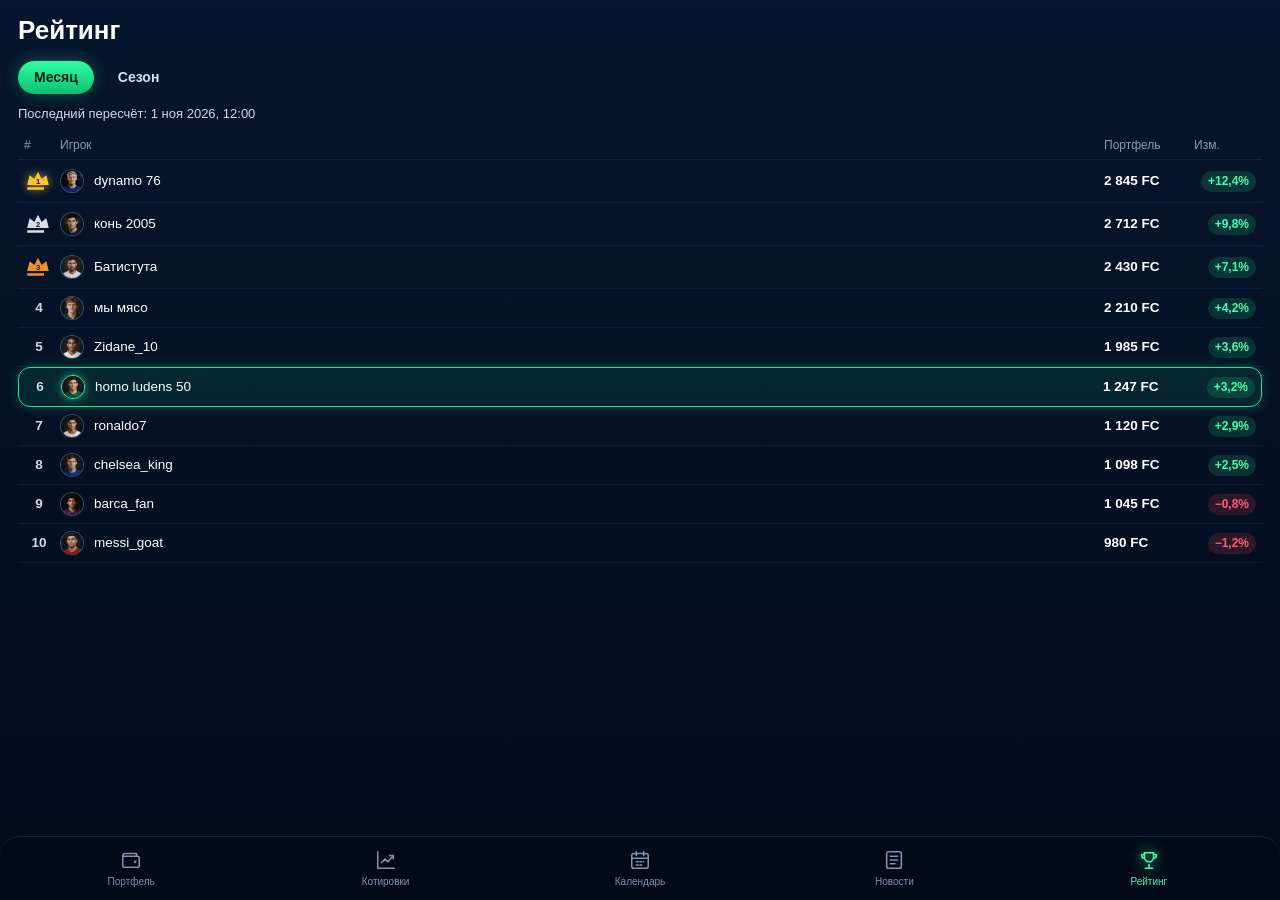
<file: rating.html>
<!doctype html>
<html lang="ru">
<head>
    <meta charset="utf-8">
    <meta name="viewport" content="width=device-width,initial-scale=1,viewport-fit=cover">
    <meta name="theme-color" content="#030b1a">
    <title>Рейтинг — Виртуальная футбольная биржа</title>
    <link rel="stylesheet" href="css/style.css">
</head>
<body>
<svg width="0" height="0" style="position:absolute" aria-hidden="true">
    <defs>
        <linearGradient id="gUp" x1="0" y1="0" x2="0" y2="1">
            <stop offset="0" stop-color="#19e68c" stop-opacity=".35"/>
            <stop offset="1" stop-color="#19e68c" stop-opacity="0"/>
        </linearGradient>
        <linearGradient id="gDown" x1="0" y1="0" x2="0" y2="1">
            <stop offset="0" stop-color="#ff4558" stop-opacity=".3"/>
            <stop offset="1" stop-color="#ff4558" stop-opacity="0"/>
        </linearGradient>
        <linearGradient id="gRing" x1="0" y1="0" x2="1" y2="1">
            <stop offset="0" stop-color="#4dffb0"/>
            <stop offset="1" stop-color="#0aa763"/>
        </linearGradient>
    </defs>
    <symbol id="i-wallet" viewBox="0 0 24 24">
        <path d="M3 7.5A2.5 2.5 0 0 1 5.5 5H18v3"/>
        <path d="M3 7.5V18a2 2 0 0 0 2 2h14a2 2 0 0 0 2-2v-8a2 2 0 0 0-2-2H5.5A2.5 2.5 0 0 1 3 7.5z"/>
        <circle cx="16.5" cy="14" r=".6"/>
    </symbol>
    <symbol id="i-chart" viewBox="0 0 24 24">
        <path d="M3 3v18h18"/>
        <path d="M7 15l4-4 3 3 6-7"/>
        <path d="M16 7h4v4"/>
    </symbol>
    <symbol id="i-calendar" viewBox="0 0 24 24">
        <rect x="3" y="5" width="18" height="16" rx="2"/>
        <path d="M3 10h18M8 3v4M16 3v4"/>
        <path d="M8 14h2M12 14h2M16 14h.01M8 17.5h2M12 17.5h2"/>
    </symbol>
    <symbol id="i-news" viewBox="0 0 24 24">
        <rect x="4" y="3" width="16" height="18" rx="2"/>
        <path d="M8 8h8M8 12h8M8 16h5"/>
    </symbol>
    <symbol id="i-trophy" viewBox="0 0 24 24">
        <path d="M8 21h8M12 17v4M7 4h10v5a5 5 0 0 1-10 0z"/>
        <path d="M7 6H4v1a3 3 0 0 0 3 3M17 6h3v1a3 3 0 0 1-3 3"/>
    </symbol>
    <symbol id="i-bell" viewBox="0 0 24 24">
        <path d="M6 9a6 6 0 0 1 12 0c0 6 2 7 2 7H4s2-1 2-7M10 20a2 2 0 0 0 4 0"/>
    </symbol>
    <symbol id="i-search" viewBox="0 0 24 24">
        <circle cx="11" cy="11" r="7"/>
        <path d="M20 20l-4-4"/>
    </symbol>
    <symbol id="i-back" viewBox="0 0 24 24">
        <path d="M15 5l-7 7 7 7"/>
    </symbol>
    <symbol id="i-next" viewBox="0 0 24 24">
        <path d="M9 5l7 7-7 7"/>
    </symbol>
    <symbol id="i-star" viewBox="0 0 24 24">
        <path d="M12 3l2.7 5.9 6.3.7-4.7 4.3 1.3 6.3L12 17l-5.6 3.2 1.3-6.3L3 9.6l6.3-.7z"/>
    </symbol>
    <symbol id="i-coins" viewBox="0 0 24 24">
        <ellipse cx="12" cy="6" rx="7" ry="3"/>
        <path d="M5 6v6c0 1.7 3 3 7 3s7-1.3 7-3V6M5 12v6c0 1.7 3 3 7 3s7-1.3 7-3v-6"/>
    </symbol>
    <symbol id="i-growth" viewBox="0 0 24 24">
        <path d="M4 20V13M10 20V9M16 20v-6"/>
        <path d="M12 3l5 0 0 5M17 3l-8 7"/>
    </symbol>
    <symbol id="i-cup" viewBox="0 0 24 24">
        <path d="M8 21h8M12 16v5M7 3h10v6a5 5 0 0 1-10 0z"/>
        <path d="M7 5H4v1.5A3.5 3.5 0 0 0 7.5 10M17 5h3v1.5A3.5 3.5 0 0 1 16.5 10"/>
    </symbol>
    <symbol id="i-ball" viewBox="0 0 24 24">
        <circle cx="12" cy="12" r="9"/>
        <path d="M12 8l3.5 2.5-1.3 4h-4.4l-1.3-4zM12 3v5M20 9.5l-4.5 1M17.5 19l-3.3-4.5M6.5 19l3.3-4.5M4 9.5l4.5 1"/>
    </symbol>
    <symbol id="i-face" viewBox="0 0 32 32">
        <circle cx="16" cy="16" r="16" fill="var(--ring,#102848)"/>
        <path d="M4.8 28.2c2-8 5.8-11.2 11.2-11.2s9.2 3.2 11.2 11.2" fill="var(--shirt,#1d4fad)"/>
        <circle cx="16" cy="13.4" r="5.8" fill="var(--skin,#f4d2b4)"/>
        <path d="M10.2 12.4c.7-4.8 3.2-6.6 5.8-6.6s5.1 1.8 5.8 6.6c-1.6-1.5-3.5-2.1-5.8-2.1s-4.2.6-5.8 2.1z" fill="var(--hair,#2a1a12)"/>
    </symbol>
    <symbol id="i-face-b" viewBox="0 0 32 32">
        <circle cx="16" cy="16" r="16" fill="var(--ring,#102848)"/>
        <path d="M4.8 28.2c2-8 5.8-11.2 11.2-11.2s9.2 3.2 11.2 11.2" fill="var(--shirt,#1c2433)"/>
        <circle cx="16" cy="13.6" r="5.8" fill="var(--skin,#e2b48a)"/>
        <path d="M11.1 16.4c.7 3.1 2.3 4.5 4.9 4.5s4.2-1.4 4.9-4.5c-.9 1.1-2.5 1.7-4.9 1.7s-4-.6-4.9-1.7z" fill="var(--hair,#1a120e)"/>
        <path d="M10.2 11.8c.8-4.4 3.2-6 5.8-6s5 1.6 5.8 6c-1.6-1.2-3.4-1.7-5.8-1.7s-4.2.5-5.8 1.7z" fill="var(--hair,#1a120e)"/>
    </symbol>
    <symbol id="i-face-z" viewBox="0 0 32 32">
        <circle cx="16" cy="16" r="16" fill="var(--ring,#102848)"/>
        <path d="M4.8 28.2c2-8 5.8-11.2 11.2-11.2s9.2 3.2 11.2 11.2" fill="var(--shirt,#f4f6fb)"/>
        <circle cx="16" cy="12.6" r="5.6" fill="var(--skin,#d9b08c)"/>
        <path d="M11.2 9.4c.8-1.6 2.6-2.6 4.8-2.6s4 1 4.8 2.6c-1.4-.6-3-1-4.8-1s-3.4.4-4.8 1z" fill="#c4a07a"/>
    </symbol>
</svg>
<div class="gallery">
    <section class="phone " id="rating" aria-label="rating">

        <main class="content"><h1 class="title">Рейтинг</h1>
            <div class="months" data-seg="#rating .panel">
                <button class="active" data-v="m">Месяц</button>
                <button data-v="s">Сезон</button>
            </div>
            <p class="upd">Последний пересчёт: 1 ноя 2026, 12:00</p>
            <div class="rt-h"><span>#</span><span>Игрок</span><span>Портфель</span><span>Изм.</span></div>
            <div class="panel" data-panel="m">
                <div class="rt"><span class="medal g" aria-label="1"><svg class="crown" viewBox="160 -780 800 660" aria-hidden="true"><path d="M200-160v-80h560v80H200Zm0-160 80-320 160 120 120-240 120 240 160-120 80 320H200Z"/><text x="560" y="-430" text-anchor="middle" dominant-baseline="central" font-family="Inter,sans-serif" font-size="250" font-weight="800">1</text></svg></span>
                    <div class="pl"><img class="av" src="img/avatars/av-dynamo.jpg" alt=""><span>dynamo 76</span></div>
                    <span class="v">2 845 FC</span><span class="up">+12,4%</span></div>
                <div class="rt"><span class="medal s" aria-label="2"><svg class="crown" viewBox="160 -780 800 660" aria-hidden="true"><path d="M200-160v-80h560v80H200Zm0-160 80-320 160 120 120-240 120 240 160-120 80 320H200Z"/><text x="560" y="-430" text-anchor="middle" dominant-baseline="central" font-family="Inter,sans-serif" font-size="250" font-weight="800">2</text></svg></span>
                    <div class="pl"><img class="av" src="img/avatars/av-kon.jpg" alt=""><span>конь 2005</span></div>
                    <span class="v">2 712 FC</span><span class="up">+9,8%</span></div>
                <div class="rt"><span class="medal b" aria-label="3"><svg class="crown" viewBox="160 -780 800 660" aria-hidden="true"><path d="M200-160v-80h560v80H200Zm0-160 80-320 160 120 120-240 120 240 160-120 80 320H200Z"/><text x="560" y="-430" text-anchor="middle" dominant-baseline="central" font-family="Inter,sans-serif" font-size="250" font-weight="800">3</text></svg></span>
                    <div class="pl"><img class="av" src="img/avatars/av-bati.jpg" alt=""><span>Батистута</span></div>
                    <span class="v">2 430 FC</span><span class="up">+7,1%</span></div>
                <div class="rt"><span class="n">4</span>
                    <div class="pl"><img class="av" src="img/avatars/av-myaso.jpg" alt=""><span>мы мясо</span></div>
                    <span class="v">2 210 FC</span><span class="up">+4,2%</span></div>
                <div class="rt"><span class="n">5</span>
                    <div class="pl"><img class="av" src="img/avatars/av-zidane.jpg" alt=""><span>Zidane_10</span></div>
                    <span class="v">1 985 FC</span><span class="up">+3,6%</span></div>
                <div class="rt me"><span class="n">6</span>
                    <div class="pl"><img class="av" src="img/avatars/av-homo.jpg" alt=""><span>homo ludens 50</span></div>
                    <span class="v">1 247 FC</span><span class="up">+3,2%</span></div>
                <div class="rt"><span class="n">7</span>
                    <div class="pl"><img class="av" src="img/avatars/av-ronaldo.jpg" alt=""><span>ronaldo7</span></div>
                    <span class="v">1 120 FC</span><span class="up">+2,9%</span></div>
                <div class="rt"><span class="n">8</span>
                    <div class="pl"><img class="av" src="img/avatars/av-chelsea.jpg" alt=""><span>chelsea_king</span></div>
                    <span class="v">1 098 FC</span><span class="up">+2,5%</span></div>
                <div class="rt"><span class="n">9</span>
                    <div class="pl"><img class="av" src="img/avatars/av-barca.jpg" alt=""><span>barca_fan</span></div>
                    <span class="v">1 045 FC</span><span class="down">−0,8%</span></div>
                <div class="rt"><span class="n">10</span>
                    <div class="pl"><img class="av" src="img/avatars/av-messi.jpg" alt=""><span>messi_goat</span></div>
                    <span class="v">980 FC</span><span class="down">−1,2%</span></div>
            </div>
            <div class="panel" data-panel="s" hidden>
                <div class="rt"><span class="medal g" aria-label="1"><svg class="crown" viewBox="160 -780 800 660" aria-hidden="true"><path d="M200-160v-80h560v80H200Zm0-160 80-320 160 120 120-240 120 240 160-120 80 320H200Z"/><text x="560" y="-430" text-anchor="middle" dominant-baseline="central" font-family="Inter,sans-serif" font-size="250" font-weight="800">1</text></svg></span>
                    <div class="pl"><img class="av" src="img/avatars/av-kon.jpg" alt=""><span>конь 2005</span></div>
                    <span class="v">9 120 FC</span><span class="up">+31,5%</span></div>
                <div class="rt"><span class="medal s" aria-label="2"><svg class="crown" viewBox="160 -780 800 660" aria-hidden="true"><path d="M200-160v-80h560v80H200Zm0-160 80-320 160 120 120-240 120 240 160-120 80 320H200Z"/><text x="560" y="-430" text-anchor="middle" dominant-baseline="central" font-family="Inter,sans-serif" font-size="250" font-weight="800">2</text></svg></span>
                    <div class="pl"><img class="av" src="img/avatars/av-dynamo.jpg" alt=""><span>dynamo 76</span></div>
                    <span class="v">8 870 FC</span><span class="up">+28,0%</span></div>
                <div class="rt"><span class="medal b" aria-label="3"><svg class="crown" viewBox="160 -780 800 660" aria-hidden="true"><path d="M200-160v-80h560v80H200Zm0-160 80-320 160 120 120-240 120 240 160-120 80 320H200Z"/><text x="560" y="-430" text-anchor="middle" dominant-baseline="central" font-family="Inter,sans-serif" font-size="250" font-weight="800">3</text></svg></span>
                    <div class="pl"><img class="av" src="img/avatars/av-zidane.jpg" alt=""><span>Zidane_10</span></div>
                    <span class="v">7 410 FC</span><span class="up">+19,4%</span></div>
                <div class="rt"><span class="n">4</span>
                    <div class="pl"><img class="av" src="img/avatars/av-bati.jpg" alt=""><span>Батистута</span></div>
                    <span class="v">6 980 FC</span><span class="up">+15,2%</span></div>
                <div class="rt"><span class="n">5</span>
                    <div class="pl"><img class="av" src="img/avatars/av-myaso.jpg" alt=""><span>мы мясо</span></div>
                    <span class="v">6 120 FC</span><span class="up">+11,7%</span></div>
                <div class="rt"><span class="n">6</span>
                    <div class="pl"><img class="av" src="img/avatars/av-ronaldo.jpg" alt=""><span>ronaldo7</span></div>
                    <span class="v">5 240 FC</span><span class="up">+8,8%</span></div>
                <div class="rt"><span class="n">7</span>
                    <div class="pl"><img class="av" src="img/avatars/av-chelsea.jpg" alt=""><span>chelsea_king</span></div>
                    <span class="v">4 300 FC</span><span class="up">+6,1%</span></div>
                <div class="rt me"><span class="n">8</span>
                    <div class="pl"><img class="av" src="img/avatars/av-homo.jpg" alt=""><span>homo ludens 50</span></div>
                    <span class="v">3 980 FC</span><span class="up">+5,5%</span></div>
                <div class="rt"><span class="n">9</span>
                    <div class="pl"><img class="av" src="img/avatars/av-barca.jpg" alt=""><span>barca_fan</span></div>
                    <span class="v">3 120 FC</span><span class="down">−2,3%</span></div>
                <div class="rt"><span class="n">10</span>
                    <div class="pl"><img class="av" src="img/avatars/av-messi.jpg" alt=""><span>messi_goat</span></div>
                    <span class="v">2 750 FC</span><span class="down">−4,0%</span></div>
            </div>
        </main>
        <nav class="tabbar"><a class="tab" href="portfolio.html">
            <svg class="ico ">
                <use href="#i-wallet"/>
            </svg>
            <span>Портфель</span></a><a class="tab" href="quotes.html">
            <svg class="ico ">
                <use href="#i-chart"/>
            </svg>
            <span>Котировки</span></a><a class="tab" href="calendar.html">
            <svg class="ico ">
                <use href="#i-calendar"/>
            </svg>
            <span>Календарь</span></a><a class="tab" href="news.html">
            <svg class="ico ">
                <use href="#i-news"/>
            </svg>
            <span>Новости</span></a><a class="tab active" href="rating.html" aria-current="page">
            <svg class="ico ">
                <use href="#i-trophy"/>
            </svg>
            <span>Рейтинг</span></a></nav>
    </section>
</div>
<script src="js/app.js"></script>
</body>
</html>
</file>
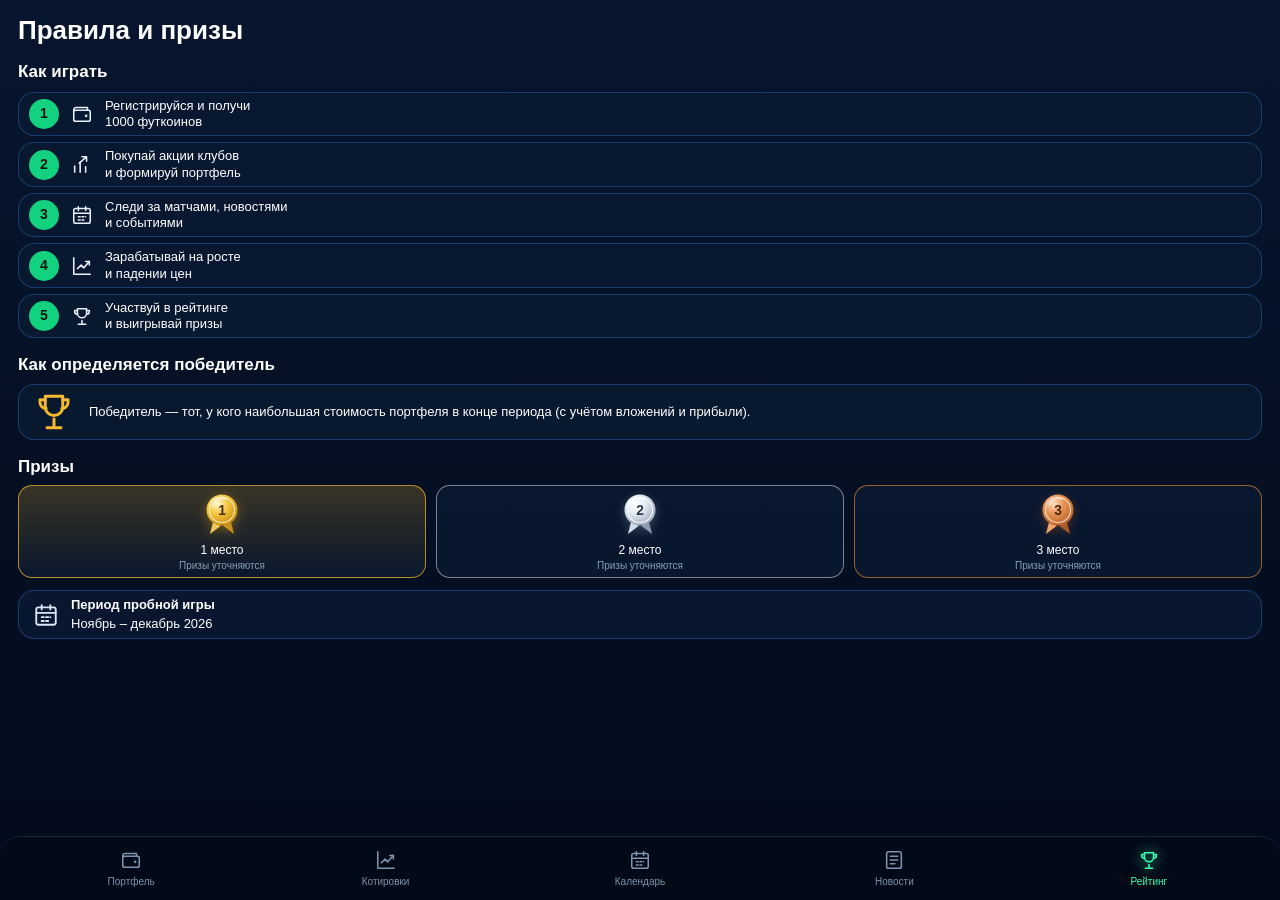
<file: rules.html>
<!doctype html>
<html lang="ru">
<head>
    <meta charset="utf-8">
    <meta name="viewport" content="width=device-width,initial-scale=1,viewport-fit=cover">
    <meta name="theme-color" content="#030b1a">
    <title>Правила и призы — Виртуальная футбольная биржа</title>
    <link rel="stylesheet" href="css/style.css">
</head>
<body>
<svg width="0" height="0" style="position:absolute" aria-hidden="true">
    <defs>
        <linearGradient id="gUp" x1="0" y1="0" x2="0" y2="1">
            <stop offset="0" stop-color="#19e68c" stop-opacity=".35"/>
            <stop offset="1" stop-color="#19e68c" stop-opacity="0"/>
        </linearGradient>
        <linearGradient id="gDown" x1="0" y1="0" x2="0" y2="1">
            <stop offset="0" stop-color="#ff4558" stop-opacity=".3"/>
            <stop offset="1" stop-color="#ff4558" stop-opacity="0"/>
        </linearGradient>
        <radialGradient id="medalG" cx="36%" cy="30%" r="75%">
            <stop offset="0" stop-color="#fff8d6"/>
            <stop offset=".42" stop-color="#f6c843"/>
            <stop offset="1" stop-color="#c88810"/>
        </radialGradient>
        <radialGradient id="medalS" cx="36%" cy="30%" r="75%">
            <stop offset="0" stop-color="#ffffff"/>
            <stop offset=".4" stop-color="#e7eef6"/>
            <stop offset="1" stop-color="#9aa6b8"/>
        </radialGradient>
        <radialGradient id="medalB" cx="36%" cy="30%" r="75%">
            <stop offset="0" stop-color="#ffe0c4"/>
            <stop offset=".42" stop-color="#e89455"/>
            <stop offset="1" stop-color="#b85e28"/>
        </radialGradient>
    </defs>
    <symbol id="i-wallet" viewBox="0 0 24 24">
        <path d="M3 7.5A2.5 2.5 0 0 1 5.5 5H18v3"/>
        <path d="M3 7.5V18a2 2 0 0 0 2 2h14a2 2 0 0 0 2-2v-8a2 2 0 0 0-2-2H5.5A2.5 2.5 0 0 1 3 7.5z"/>
        <circle cx="16.5" cy="14" r=".6"/>
    </symbol>
    <symbol id="i-chart" viewBox="0 0 24 24">
        <path d="M3 3v18h18"/>
        <path d="M7 15l4-4 3 3 6-7"/>
        <path d="M16 7h4v4"/>
    </symbol>
    <symbol id="i-calendar" viewBox="0 0 24 24">
        <rect x="3" y="5" width="18" height="16" rx="2"/>
        <path d="M3 10h18M8 3v4M16 3v4"/>
        <path d="M8 14h2M12 14h2M16 14h.01M8 17.5h2M12 17.5h2"/>
    </symbol>
    <symbol id="i-news" viewBox="0 0 24 24">
        <rect x="4" y="3" width="16" height="18" rx="2"/>
        <path d="M8 8h8M8 12h8M8 16h5"/>
    </symbol>
    <symbol id="i-trophy" viewBox="0 0 24 24">
        <path d="M8 21h8M12 17v4M7 4h10v5a5 5 0 0 1-10 0z"/>
        <path d="M7 6H4v1a3 3 0 0 0 3 3M17 6h3v1a3 3 0 0 1-3 3"/>
    </symbol>
    <symbol id="i-bell" viewBox="0 0 24 24">
        <path d="M6 9a6 6 0 0 1 12 0c0 6 2 7 2 7H4s2-1 2-7M10 20a2 2 0 0 0 4 0"/>
    </symbol>
    <symbol id="i-search" viewBox="0 0 24 24">
        <circle cx="11" cy="11" r="7"/>
        <path d="M20 20l-4-4"/>
    </symbol>
    <symbol id="i-back" viewBox="0 0 24 24">
        <path d="M15 5l-7 7 7 7"/>
    </symbol>
    <symbol id="i-next" viewBox="0 0 24 24">
        <path d="M9 5l7 7-7 7"/>
    </symbol>
    <symbol id="i-star" viewBox="0 0 24 24">
        <path d="M12 3l2.7 5.9 6.3.7-4.7 4.3 1.3 6.3L12 17l-5.6 3.2 1.3-6.3L3 9.6l6.3-.7z"/>
    </symbol>
    <symbol id="i-coins" viewBox="0 0 24 24">
        <ellipse cx="12" cy="6" rx="7" ry="3"/>
        <path d="M5 6v6c0 1.7 3 3 7 3s7-1.3 7-3V6M5 12v6c0 1.7 3 3 7 3s7-1.3 7-3v-6"/>
    </symbol>
    <symbol id="i-growth" viewBox="0 0 24 24">
        <path d="M4 20V13M10 20V9M16 20v-6"/>
        <path d="M12 3l5 0 0 5M17 3l-8 7"/>
    </symbol>
    <symbol id="i-cup" viewBox="0 0 24 24">
        <path d="M8 21h8M12 16v5M7 3h10v6a5 5 0 0 1-10 0z"/>
        <path d="M7 5H4v1.5A3.5 3.5 0 0 0 7.5 10M17 5h3v1.5A3.5 3.5 0 0 1 16.5 10"/>
    </symbol>
    <symbol id="i-ball" viewBox="0 0 24 24">
        <circle cx="12" cy="12" r="9"/>
        <path d="M12 8l3.5 2.5-1.3 4h-4.4l-1.3-4zM12 3v5M20 9.5l-4.5 1M17.5 19l-3.3-4.5M6.5 19l3.3-4.5M4 9.5l4.5 1"/>
    </symbol>
</svg>
<div class="gallery">
    <section class="phone " id="rules" aria-label="rules">
        <main class="content"><h1 class="title">Правила и призы</h1>
            <h2 class="sec" style="margin-bottom:10px">Как играть</h2>
            <div class="steps">
                <div class="card step"><span class="num">1</span><svg class="ico"><use href="#i-wallet"/></svg><span>Регистрируйся и получи<br>1000 футкоинов</span></div>
                <div class="card step"><span class="num">2</span><svg class="ico"><use href="#i-growth"/></svg><span>Покупай акции клубов<br>и формируй портфель</span></div>
                <div class="card step"><span class="num">3</span><svg class="ico"><use href="#i-calendar"/></svg><span>Следи за матчами, новостями<br>и событиями</span></div>
                <div class="card step"><span class="num">4</span><svg class="ico"><use href="#i-chart"/></svg><span>Зарабатывай на росте<br>и падении цен</span></div>
                <div class="card step"><span class="num">5</span><svg class="ico"><use href="#i-trophy"/></svg><span>Участвуй в рейтинге<br>и выигрывай призы</span></div>
            </div>
            <div class="sec-head" style="margin:16px 0 8px"><h2 class="sec">Как определяется победитель</h2></div>
            <div class="card winner">
                <svg class="ico ">
                    <use href="#i-cup"/>
                </svg>
                <span>Победитель — тот, у кого наибольшая стоимость портфеля в конце периода (с учётом вложений и прибыли).</span>
            </div>
            <div class="sec-head" style="margin:16px 0 8px"><h2 class="sec">Призы</h2></div>
            <div class="prizes">
                <div class="prize g">
                    <svg class="medal" viewBox="0 0 48 58" aria-hidden="true"><path fill="#f0c85a" d="M16 27 10 50l12-9z"/><path fill="#c99220" d="M32 27 38 50 26 41z"/><circle cx="24" cy="22" r="18" fill="url(#medalG)"/><circle cx="24" cy="22" r="14.6" fill="none" stroke="#fff6cc" stroke-width="1.3" opacity=".9"/><path d="M13.5 16.5a12 12 0 0 1 15-7" fill="none" stroke="#fff" stroke-width="1.7" stroke-linecap="round" opacity=".55"/><text x="24" y="23" text-anchor="middle" dominant-baseline="central" font-family="Inter,sans-serif" font-size="16" font-weight="800" fill="#4a3208">1</text></svg>
                    1 место<small>Призы уточняются</small></div>
                <div class="prize s">
                    <svg class="medal" viewBox="0 0 48 58" aria-hidden="true"><path fill="#d5dee8" d="M16 27 10 50l12-9z"/><path fill="#8e9aab" d="M32 27 38 50 26 41z"/><circle cx="24" cy="22" r="18" fill="url(#medalS)"/><circle cx="24" cy="22" r="14.6" fill="none" stroke="#fff" stroke-width="1.3" opacity=".95"/><path d="M13.5 16.5a12 12 0 0 1 15-7" fill="none" stroke="#fff" stroke-width="1.7" stroke-linecap="round" opacity=".7"/><text x="24" y="23" text-anchor="middle" dominant-baseline="central" font-family="Inter,sans-serif" font-size="16" font-weight="800" fill="#2c3646">2</text></svg>
                    2 место<small>Призы уточняются</small></div>
                <div class="prize b">
                    <svg class="medal" viewBox="0 0 48 58" aria-hidden="true"><path fill="#f0a56a" d="M16 27 10 50l12-9z"/><path fill="#a85c28" d="M32 27 38 50 26 41z"/><circle cx="24" cy="22" r="18" fill="url(#medalB)"/><circle cx="24" cy="22" r="14.6" fill="none" stroke="#ffe4cc" stroke-width="1.3" opacity=".9"/><path d="M13.5 16.5a12 12 0 0 1 15-7" fill="none" stroke="#fff" stroke-width="1.7" stroke-linecap="round" opacity=".5"/><text x="24" y="23" text-anchor="middle" dominant-baseline="central" font-family="Inter,sans-serif" font-size="16" font-weight="800" fill="#4a2810">3</text></svg>
                    3 место<small>Призы уточняются</small></div>
            </div>
            <div class="card period">
                <svg class="ico ">
                    <use href="#i-calendar"/>
                </svg>
                <div><b>Период пробной игры</b>Ноябрь – декабрь 2026</div>
            </div>
        </main>
        <nav class="tabbar"><a class="tab" href="portfolio.html">
            <svg class="ico ">
                <use href="#i-wallet"/>
            </svg>
            <span>Портфель</span></a><a class="tab" href="quotes.html">
            <svg class="ico ">
                <use href="#i-chart"/>
            </svg>
            <span>Котировки</span></a><a class="tab" href="calendar.html">
            <svg class="ico ">
                <use href="#i-calendar"/>
            </svg>
            <span>Календарь</span></a><a class="tab" href="news.html">
            <svg class="ico ">
                <use href="#i-news"/>
            </svg>
            <span>Новости</span></a><a class="tab active" href="rating.html" aria-current="page">
            <svg class="ico ">
                <use href="#i-trophy"/>
            </svg>
            <span>Рейтинг</span></a></nav>
    </section>
</div>
<script src="js/app.js"></script>
</body>
</html>
</file>
<file: css/style.css>
:root {
    --bg: #02060f;
    --bg2: #061226;
    --card: rgba(10, 26, 50, .88);
    --line: rgba(48, 120, 210, .38);
    --green: #19e68c;
    --green2: #0fbf72;
    --red: #ff4558;
    --text: #fff;
    --muted: #8a9db6;
    --blue: #2d8cff;
    --gold: #f5b82e;
    --r: 16px;
    font-family: Inter, -apple-system, "SF Pro Text", "Segoe UI", Roboto, Arial, sans-serif;
}

* {
    box-sizing: border-box;
    margin: 0;
    padding: 0
}

html {
    -webkit-text-size-adjust: 100%
}

body {
    background: radial-gradient(1200px 600px at 50% -10%, #0a1d3d, var(--bg));
    color: var(--text);
    min-height: 100vh;
    line-height: 1.25
}

a {
    color: inherit;
    text-decoration: none
}
img{
    max-width: 100%;
}

button {
    font: inherit;
    color: inherit;
    background: none;
    border: 0;
    cursor: pointer
}

input {
    font: inherit;
    color: inherit
}

.ico {
    width: 1.4em;
    height: 1.4em;
    fill: none;
    stroke: currentColor;
    stroke-width: 1.7;
    stroke-linecap: round;
    stroke-linejoin: round;
    flex: none
}

.up {
    color: var(--green)
}

.down {
    color: var(--red)
}

.green {
    color: var(--green)
}

/* ---------- gallery / phone ---------- */
.gallery {
    display: flex;
    justify-content: center;

    min-height: 100vh;
}

.phone {
    position: relative;
    width:100%;
    /*height: 100vh;*/
    display: flex;
    flex-direction: column;
    overflow: hidden;
    /*border-radius: 42px;*/
    /*border: 1.5px solid rgba(45, 140, 255, .5);*/
    background: linear-gradient(180deg, #07152e 0%, #030b1a 100%);
    /*box-shadow: 0 0 0 1px rgba(0, 0, 0, .6), 0 0 40px rgba(30, 110, 255, .22), inset 0 0 40px rgba(30, 110, 255, .06)*/
}

.status-r {
    display: flex;
    gap: 6px;
    align-items: center
}

.status svg {
    height: 12px;
    width: auto;
    fill: #fff
}

.content {
    flex: 1;
    overflow-y: auto;
    padding: 8px 18px 18px;
    scrollbar-width: none
}

.content::-webkit-scrollbar {
    display: none
}

h1.title {
    font-size: 26px;
    font-weight: 700;
    margin: 6px 0 14px
}

h2.sec {
    font-size: 17px;
    font-weight: 600
}

.sec-head {
    display: flex;
    justify-content: space-between;
    align-items: center;
    margin: 16px 0 10px
}

.link {
    color: var(--green);
    font-size: 13px;
    display: inline-flex;
    align-items: center;
    gap: 2px
}

.link .ico {
    width: 14px;
    height: 14px
}

.card {
    background: var(--card);
    border: 1px solid var(--line);
    border-radius: var(--r)
}

/* tabbar */
.phone:has(.tabbar) {

    min-height: 100dvh
}

.phone:has(.tabbar) .content {
    padding-bottom: calc(92px + env(safe-area-inset-bottom))
}

.tabbar {
    position: fixed;
    left: 50%;
    bottom: 0;
    z-index: 30;
    transform: translateX(-50%);
    width: 100%;
    display: grid;
    grid-template-columns:repeat(5, 1fr);
    padding: 8px 4px calc(10px + env(safe-area-inset-bottom));
    border-top: 1px solid rgba(70, 140, 220, .22);
    border-top-left-radius: 20px;
    border-top-right-radius: 20px;
    background: rgba(3, 10, 24, .94);
    backdrop-filter: blur(16px);
}

.tab {
    display: flex;
    flex-direction: column;
    align-items: center;
    gap: 5px;
    font-size: 10px;
    font-weight: 500;
    color: #7e93ad;
    padding: 4px 0 2px
}

.tab .ico {
    width: 22px;
    height: 22px
}

.tab.active {
    color: #3dffb0
}

.tab.active .ico {
    filter: drop-shadow(0 0 7px rgba(61, 255, 176, .9))
}

/* buttons */
.btn {
    display: flex;
    align-items: center;
    justify-content: center;
    width: 100%;
    height: 50px;
    border-radius: 20px;
    font-weight: 700;
    font-size: 16px;
    color: #021a10;
    background: linear-gradient(180deg, #2dffa0, var(--green2));
    box-shadow: 0 0 22px rgba(25, 230, 140, .35)
}

.btn.red {
    color: #fff;
    background: linear-gradient(180deg, #ff6475, #e02a40);
    box-shadow: 0 0 22px rgba(255, 69, 88, .3)
}

.chips {
    display: flex;
    flex-wrap: wrap;
    gap: 8px
}

.chip {
    padding: 8px 18px;
    border-radius: 999px;
    font-size: 13px;
    font-weight: 600;
    border: 1px solid var(--line);
    background: rgba(10, 26, 50, .7);
    color: #dce8f8
}

.chip.active {
    background: var(--green);
    border-color: var(--green);
    color: #03150d
}

.seg {
    display: flex;
    padding: 3px;
    border-radius: 14px;
    border: 1px solid var(--line);
    background: rgba(8, 20, 40, .8)
}

.seg button {
    flex: 1;
    padding: 9px 0;
    border-radius: 11px;
    font-size: 14px;
    font-weight: 600;
    color: #cfe0f5
}

.seg button.active {
    background: var(--green);
    color: #03150d
}

.seg.sm button {
    padding: 6px 0;
    font-size: 12px;
    font-weight: 500
}

.seg.sm button.active {
    background: rgba(70, 100, 140, .55);
    color: #fff
}

/* crest */
.crest {
    --c1: #c33;
    --c2: #fff;
    flex: none;
    width: 36px;
    height: 40px;
    display: grid;
    place-items: center;
    font-size: 11px;
    font-weight: 800;
    letter-spacing: .02em;
    color: var(--c2);
    background: linear-gradient(160deg, var(--c1), color-mix(in srgb, var(--c1) 55%, #000));
    clip-path: path("M18 0 L34 5 C34 22 30 33 18 40 C6 33 2 22 2 5 Z");
    filter: none
}

.crest.round {
    clip-path: circle(50%);
    width: 38px;
    height: 38px
}

.crest.lg {
    width: 78px;
    height: 86px;
    font-size: 20px;
    clip-path: path("M39 0 L74 11 C74 48 65 72 39 86 C13 72 4 48 4 11 Z")
}

.crest.sm {
    width: 28px;
    height: 31px;
    font-size: 9px;
    clip-path: path("M14 0 L26 4 C26 17 23 25 14 31 C5 25 2 17 2 4 Z")
}

/* spark */
.spark {
    display: block;
    width: 100%;
    height: 100%;
    overflow: visible
}

.spark polyline {
    fill: none;
    stroke-width: 1.8;
    vector-effect: non-scaling-stroke;
    stroke-linejoin: round
}

.spark.up polyline {
    stroke: var(--green)
}

.spark.down polyline {
    stroke: var(--red)
}

.spark.up .area {
    fill: url(#gUp)
}

.spark.down .area {
    fill: url(#gDown)
}

/* ---------- 1 welcome ---------- */

.welcome .content {
    padding: 0;
    display: flex;
    flex-direction: column
}

.hero {
    position: relative;
    z-index: 0;
    height: 300px;
    flex: none;
    overflow: hidden;
    background: transparent
}

.hero .hero-bg {
    position: absolute;
    inset: 0;
    width: 100%;
    height: 100%;
    max-width: none;
    object-fit: cover;
    object-position: center center;
    -webkit-mask-image: linear-gradient(to bottom, #000 0%, #000 46%, rgba(0, 0, 0, .35) 78%, transparent 100%);
    mask-image: linear-gradient(to bottom, #000 0%, #000 46%, rgba(0, 0, 0, .35) 78%, transparent 100%)
}

.hero .candles {
    position: absolute;
    inset: 0;
    width: 100%;
    height: 100%;
    opacity: .55
}

.hero .player {
    position: absolute;
    bottom: 0;
    width: 130px;
    height: 220px;
    background: linear-gradient(180deg, rgba(2, 6, 15, .2), rgba(2, 6, 15, .95));
    border-radius: 60px 60px 0 0;
    filter: blur(1px)
}

.hero .p1 {
    left: 12%;
    transform: rotate(-8deg);
    bottom: -30px
}

.hero .p2 {
    right: 6%;
    transform: rotate(10deg);
    bottom: -40px;
    height: 240px
}

.logo {
    position: absolute;
    left: 50%;
    top: 56%;
    z-index: 1;
    transform: translate(-50%, -50%);
    width: 130px;
    height: auto;
    filter: drop-shadow(0 0 18px rgba(25, 230, 140, .7)) drop-shadow(0 10px 18px rgba(0, 0, 0, .45))
}

.wbody {
    padding: 0 22px 22px;
    margin-top: -78px;
    position: relative;
    z-index: 1;
    flex: 1;
    display: flex;
    flex-direction: column
}

.wbody h1 {
    font-size: 34px;
    line-height: 1.08;
    text-align: center;
    font-weight: 800;
    margin-bottom: 22px
}

.wbody h1 span {
    color: var(--green)
}

.wbody h1 .fade {
    display: inline-block;
    background-image: linear-gradient(90deg, #fff 0%, #fff 36%, #cffff8 50%, #5dffea 64%, #00f6c4 78%, #00e8a6 100%);
    -webkit-background-clip: text;
    background-clip: text;
    color: transparent;
    -webkit-text-fill-color: transparent
}

.feat {
    display: flex;
    flex-direction: column
}

.feat li {
    list-style: none;
    display: flex;
    gap: 14px;
    align-items: center;
    padding: 6px 0;
    border-bottom: 1px solid rgba(48, 120, 210, .18)
}

.feat li:last-child {
    border: 0
}

.feat .ring {
    width: 52px;
    height: 52px;
    border-radius: 50%;
    border: 2px solid var(--green);
    display: grid;
    place-items: center;
    color: var(--green);
    flex: none;
    box-shadow: 0 0 14px rgba(25, 230, 140, .25)
}

.feat .ring .ico {
    width: 26px;
    height: 26px
}

.feat b {
    display: block;
    font-size: 15.5px;
    margin-bottom: 3px
}

.feat span {
    font-size: 12.5px;
    color: var(--muted)
}

.wbody .btn {
    margin-top: auto
}

.wbody .rules-link {
    text-align: center;
    margin: 14px 0 4px;
    font-size: 13px;
    color: #b9c9de;
    text-decoration: underline
}

/* ---------- 2 portfolio ---------- */
#portfolio.phone {
    width: min(100%, 430px);
    min-height: 100vh;
    min-height: 100dvh
}

.hello {
    display: flex;
    align-items: center;
    gap: 12px;
    margin: 4px 0 14px
}

.avatar {
    width: 46px;
    height: 46px;
    border-radius: 50%;
    object-fit: cover;
    object-position: center 18%;
    border: 2px solid var(--blue);
    flex: none;
    display: block
}

.hello small {
    color: #cdd9ea;
    font-size: 14px;
    display: block
}

.hello b {
    font-size: 18px
}

.hello .bell {
    margin-left: auto;
    width: 40px;
    height: 40px;
    display: grid;
    place-items: center
}

.pv {
    padding: 16px 14px 14px 16px;
    display: grid;
    grid-template-columns:1.15fr .85fr;
    align-items: center;
    overflow: hidden
}

.pv small {
    font-size: 15px;
    color: #e1ebf8
}

.pv .big {
    font-size: 40px;
    font-weight: 800;
    margin: 6px 0 2px;
    white-space: nowrap
}

.pv .chg {
    font-size: 15px;
    font-weight: 600
}

.pv .spark-box {
    height: 92px
}

.pv .spark polyline {
    stroke: #3dffb0;
    stroke-width: 2.4
}

.pv .spark .area {
    fill: url(#gSpark)
}

.two {
    display: grid;
    grid-template-columns:1fr 1fr;
    gap: 12px;
    margin-top: 12px
}

.stat {
    padding: 14px 16px;
    min-height: 96px
}

.stat .ico {
    width: 22px;
    height: 22px;
    margin-bottom: 8px;
    color: #dce8f8
}

.stat small {
    display: block;
    font-size: 14px;
    color: #dce8f8
}

.stat b {
    font-size: 22px;
    font-weight: 700
}

.hold {
    display: flex;
    align-items: center;
    gap: 14px;
    padding: 11px 14px;
    margin-bottom: 9px
}

.hold .badge {
    width: 42px;
    height: 42px;
    object-fit: contain;
    flex: none
}

.hold .nm {
    flex: 1
}

.hold .nm b {
    display: block;
    font-size: 15px;
    font-weight: 600
}

.hold .nm small {
    font-size: 12px;
    color: var(--muted)
}

.hold .pr {
    text-align: right
}

.hold .pr b {
    display: block;
    font-size: 16px;
    font-weight: 600
}

.hold .pr small {
    font-size: 13px;
    font-weight: 600
}

/* ---------- 3 quotes ---------- */
.search {
    display: flex;
    align-items: center;
    gap: 10px;
    height: 44px;
    padding: 0 14px;
    border-radius: 14px;
    border: 1px solid var(--line);
    background: rgba(10, 26, 50, .85);
    margin-bottom: 12px;
    color: var(--muted)
}

.search input {
    flex: 1;
    background: none;
    border: 0;
    outline: 0;
    font-size: 14px
}

.search input::placeholder {
    color: #b4c3d8
}

.thead, .qrow {
    display: grid;
    grid-template-columns:1fr 78px 58px;
    align-items: center;
    gap: 8px
}

.thead {
    font-size: 11px;
    white-space: nowrap;
    color: var(--muted);
    padding: 14px 4px 6px
}

.thead span:nth-child(n+2) {
    text-align: left
}

.qrow {
    padding: 9px 4px;
    border-bottom: 1px solid rgba(48, 120, 210, .15)
}

.qrow .club {
    display: flex;
    gap: 10px;
    align-items: center;
    min-width: 0
}

.qrow .qlogo {
    width: 32px;
    height: 32px;
    object-fit: contain;
    flex: none
}

.qrow .club b {
    display: block;
    font-size: 13.5px;
    font-weight: 600;
    white-space: nowrap
}

.qrow .club small {
    font-size: 11.5px;
    color: var(--muted)
}

.qrow .px {
    font-size: 13.5px;
    font-weight: 600
}

.qrow .px small {
    display: block;
    font-size: 12px;
    margin-top: 2px
}

.qrow .sp {
    height: 34px;
    width: 62px
}

.qrow .px-sp {
    display: flex;
    align-items: center;
    gap: 6px
}

.qrow[hidden] {
    display: none
}

.qtable {
    display: grid;
    grid-template-columns:1fr
}

.qrow {
    grid-template-columns:1fr 84px 62px
}

/* ---------- 4 club ---------- */
.topbar {
    display: flex;
    justify-content: space-between;
    align-items: center;
    margin-bottom: 6px
}

.iconbtn {
    width: 36px;
    height: 36px;
    display: grid;
    place-items: center;
    border-radius: 50%
}

.iconbtn.fav.on {
    color: var(--gold)
}

.iconbtn.fav.on .ico {
    fill: var(--gold)
}

.chead {
    display: flex;
    align-items: center;
    gap: 18px;
    margin-bottom: 16px
}

.chead h1 {
    font-size: 25px;
    font-weight: 700
}

.chead .ctry {
    display: flex;
    align-items: center;
    gap: 6px;
    color: #dbe6f6;
    font-size: 14px;
    margin: 4px 0 8px
}

.flag {
    width: 18px;
    height: 12px;
    border-radius: 1px;
    background: #fff;
    display: inline-block;
    position: relative;
    overflow: hidden;
    flex: none;
    box-shadow: 0 0 0 1px rgba(255, 255, 255, .25)
}

.flag::before,
.flag::after {
    content: "";
    position: absolute;
    background: #cf081f
}

.flag::before {
    left: 7px;
    top: 0;
    width: 4px;
    height: 100%
}

.flag::after {
    left: 0;
    top: 4.5px;
    width: 100%;
    height: 3px
}

.club-logo {
    width: 78px;
    height: 78px;
    object-fit: contain;
    flex: none;
    filter: drop-shadow(0 0 16px rgba(216, 33, 43, .4))
}

.mlogo {
    width: 28px;
    height: 28px;
    object-fit: contain;
    flex: none
}

.chead .cp {
    font-size: 32px;
    font-weight: 700
}

.chead .cp span {
    font-size: 16px;
    margin-left: 8px
}

.chart {
    margin: 14px 0 4px
}

.chart svg {
    width: 100%;
    height: auto;
    display: block
}

.chart text {
    fill: var(--muted);
    font-size: 10px;
    font-family: inherit
}

.mrow {
    display: flex;
    flex-direction: row;
    align-items: center;
    gap: 10px;
    padding: 10px 12px 11px;
    margin-bottom: 8px
}

.mrow .info {
    display: flex;
    flex-direction: column;
    gap: 6px;
    flex: 1;
    min-width: 0
}

.mrow .when {
    display: flex;
    align-items: baseline;
    gap: 14px
}

.mrow .when b,
.mrow .when span {
    font-size: 15px;
    font-weight: 700;
    color: #fff
}

.mrow .bot {
    display: flex;
    align-items: center;
    gap: 10px
}

.mrow .mt {
    min-width: 0;
    flex: 1
}

.mrow .mt b {
    display: block;
    font-weight: 600;
    font-size: 14px
}

.mrow .mt small {
    color: var(--muted);
    font-size: 12px
}

.mrow .mlogo {
    width: 32px;
    height: 32px;
    flex: none
}

.mrow .side {
    display: flex;
    flex-direction: column;
    align-items: center;
    justify-content: center;
    align-self: center;
    gap: 2px;
    flex: none;
    width: 36px
}

.mrow .opp {
    display: block
}

.mrow .opp.spurs {
    width: 22px;
    height: 26px
}

.mrow .opp.gull {
    width: 32px;
    height: 32px
}

.mrow .warn {
    width: 16px;
    height: 14px;
    display: block
}

.form {
    display: flex;
    gap: 14px;
    margin: 8px 0 16px
}

.form i {
    width: 36px;
    height: 36px;
    border-radius: 50%;
    display: grid;
    place-items: center;
    font-style: normal;
    font-weight: 700;
    font-size: 15px;
    background: #12d17f;
    color: #042a1a;
    box-shadow: 0 0 12px rgba(25, 230, 140, .4)
}

.form i.d {
    background: #2a3a57;
    color: #fff;
    box-shadow: none;
    border: 1px solid #5a74a0
}

.form i.l {
    background: var(--red);
    color: #fff
}

.trade {
    display: grid;
    grid-template-columns:1fr 1fr;
    gap: 12px
}

/* ---------- 5 calendar ---------- */
.months {
    display: flex;
    align-items: center;
    gap: 8px;
    margin-bottom: 6px
}

.months button {
    padding: 8px 16px;
    border-radius: 999px;
    font-size: 14px;
    font-weight: 700;
    color: #d7e4f5
}

.months button.active {
    background: linear-gradient(180deg, #2dffa0, var(--green2));
    color: #042016;
    box-shadow: 0 0 16px rgba(25, 230, 140, .35)
}

.day {
    font-size: 15px;
    font-weight: 600;
    margin: 16px 0 8px
}

.match {
    display: grid;
    grid-template-columns: 1.15fr 52px 1fr 18px;
    align-items: center;
    gap: 8px;
    padding: 10px 12px;
    margin-bottom: 8px
}

.match .tm {
    display: flex;
    align-items: center;
    gap: 10px;
    min-width: 0
}

.match .tm b {
    display: block;
    font-size: 13px;
    font-weight: 600
}

.match .tm small {
    font-size: 11.5px;
    color: var(--muted)
}

.match .tm.r {
    display: flex;
    align-items: center;
    justify-content: flex-start;
    gap: 8px
}

.match .tm.r b {
    font-weight: 600
}

.match .time {
    text-align: center;
    font-size: 13px;
    color: #d5e2f2
}

.match .end {
    display: grid;
    place-items: center;
    color: var(--muted)
}

.match .end .ico {
    width: 16px;
    height: 16px
}

.match .warn {
    width: 16px;
    height: 14px;
    display: block
}

.match .mlogo {
    width: 34px;
    height: 34px
}

.match .mlogo.juve {
    background: #f4f4f4;
    border-radius: 8px;
    padding: 3px;
    box-sizing: border-box
}

.badge-p {
    font-size: 10px;
    color: #b7c9de;
    border: 1px solid rgba(120, 160, 210, .45);
    border-radius: 999px;
    padding: 2px 7px;
    white-space: nowrap
}

.panel[hidden] {
    display: none
}

/* ---------- 6 news ---------- */
.news {
    padding: 12px 14px;
    margin-bottom: 10px;
    display: flex;
    gap: 10px
}

.news[hidden] {
    display: none
}

.news .nb {
    flex: 1;
    min-width: 0
}

.tag {
    display: inline-flex;
    align-items: center;
    gap: 5px;
    padding: 3px 10px;
    border-radius: 7px;
    font-size: 11.5px;
    font-weight: 700;
    color: #111
}

.tag.inj {
    background: #ffd23f
}

.tag.dsq {
    background: #ff4558;
    color: #fff
}

.tag.wth {
    background: #2d8cff;
    color: #fff
}

.tag.trf {
    background: #19e68c;
    color: #03150d
}

.tag .tico {
    width: 12px;
    height: 12px;
    flex: none
}

.src {
    font-size: 11px;
    color: var(--muted);
    margin-left: 8px
}

.news h3 {
    font-size: 15.5px;
    font-weight: 700;
    margin: 8px 0 5px;
    line-height: 1.2
}

.news p {
    font-size: 12.5px;
    color: #9fb4d0;
    line-height: 1.35
}

.news .nlogo {
    width: 36px;
    height: 36px;
    object-fit: contain;
    flex: none;
    margin-top: 2px
}

.news.inj {
    background: linear-gradient(90deg, rgba(255, 210, 63, .14), var(--card) 40%);
    border-color: rgba(255, 210, 63, .4)
}

.news.dsq {
    background: linear-gradient(90deg, rgba(255, 69, 88, .16), var(--card) 40%);
    border-color: rgba(255, 69, 88, .45)
}

.news.wth {
    background: linear-gradient(90deg, rgba(45, 140, 255, .16), var(--card) 40%);
    border-color: rgba(45, 140, 255, .45)
}

.news.trf {
    background: linear-gradient(90deg, rgba(25, 230, 140, .14), var(--card) 40%);
    border-color: rgba(25, 230, 140, .4)
}

/* ---------- 7 rating ---------- */
.upd {
    font-size: 13px;
    color: #cfd9e8;
    margin: 12px 0 10px
}

.rt-h, .rt {
    display: grid;
    grid-template-columns:30px 1fr 84px 62px;
    align-items: center;
    gap: 6px
}

.rt-h {
    font-size: 12px;
    color: var(--muted);
    padding: 6px 6px;
    border-bottom: 1px solid rgba(48, 120, 210, .2)
}

.rt {
    padding: 7px 6px;
    font-size: 13.5px;
    border-bottom: 1px solid rgba(48, 120, 210, .14)
}

.rt .pl {
    display: flex;
    align-items: center;
    gap: 10px;
    min-width: 0
}

.rt .pl .av {
    width: 24px;
    height: 24px;
    border-radius: 50%;
    overflow: hidden;
    display: block;
    flex: none;
    background: #102038;
    border: 1.5px solid rgba(130, 168, 214, .35)
}

.rt .pl img.av {
    object-fit: cover;
    object-position: center 18%;
    background: #102038;
    padding: 0
}

.rt .n {
    font-weight: 600;
    color: #cfd9e8;
    text-align: center
}

.medal {
    width: 28px;
    height: 28px;
    display: grid;
    place-items: center;
    color: #f6c534;
    background: none
}

.medal .crown {
    width: 24px;
    height: 24px;
    display: block;
    fill: currentColor;
    overflow: visible
}

.medal .crown path {
    fill: currentColor
}

.medal .crown text {
    fill: #24180c
}

.medal.g .crown {
    filter: drop-shadow(0 0 5px rgba(255, 206, 60, .7))
}

.medal.s {
    color: #d7dee8
}

.medal.b {
    color: #ef8d32
}

.rt .v {
    font-weight: 600
}

.rt > .up,
.rt > .down {
    justify-self: end;
    padding: 3px 7px;
    border-radius: 999px;
    font-size: 12px;
    font-weight: 700
}

.rt > .up {
    background: rgba(25, 230, 140, .16);
    color: #3dffb0
}

.rt > .down {
    background: rgba(255, 69, 88, .16);
    color: #ff5d6c
}

.rt.me .av {
    border-color: #3dffb0;
    box-shadow: 0 0 8px rgba(61, 255, 176, .55)
}

.rt.me {
    border: 1.5px solid var(--green);
    border-radius: 12px;
    background: rgba(25, 230, 140, .1);
    box-shadow: 0 0 14px rgba(25, 230, 140, .25)
}

/* ---------- 8 rules ---------- */
.steps {
    display: flex;
    flex-direction: column;
    gap: 6px;
    margin-bottom: 6px
}

.step {
    display: flex;
    align-items: center;
    gap: 12px;
    padding: 5px 10px;
    font-size: 13px
}

.step .num {
    width: 30px;
    height: 30px;
    border-radius: 50%;
    background: #12d17f;
    color: #03150d;
    font-weight: 800;
    display: grid;
    place-items: center;
    flex: none;
    font-size: 14px
}

.step .ico {
    width: 22px;
    height: 22px;
    color: #e8eef8;
    flex: none
}

.winner {
    display: flex;
    gap: 14px;
    align-items: center;
    padding: 6px 14px;
    font-size: 13px;
    line-height: 1.35
}

.winner .ico {
    width: 42px;
    height: 42px;
    color: var(--gold)
}

.prizes {
    display: grid;
    grid-template-columns:repeat(3, 1fr);
    gap: 10px
}

.prize {
    text-align: center;
    padding: 5px 4px;
    border-radius: 14px;
    font-size: 12px;
    border: 1px solid;
    background: rgba(10, 26, 50, .8)
}

.prize small {
    display: block;
    font-size: 10px;
    color: var(--muted);
    margin-top: 2px
}

.prize .medal {
    width: 42px;
    height: 50px;
    display: block;
    margin: 0 auto 2px;
    overflow: visible
}

.prize.g .medal {
    filter: drop-shadow(0 2px 6px rgba(210, 150, 20, .45))
}

.prize.s .medal {
    filter: drop-shadow(0 2px 5px rgba(150, 170, 190, .35))
}

.prize.b .medal {
    filter: drop-shadow(0 2px 5px rgba(180, 90, 40, .4))
}

.prize.g {
    border-color: rgba(245, 184, 46, .7);
    background: linear-gradient(180deg, rgba(245, 184, 46, .22), rgba(10, 26, 50, .8))
}

.prize.s {
    border-color: rgba(190, 205, 225, .6)
}

.prize.b {
    border-color: rgba(205, 127, 50, .7)
}

.period {
    display: flex;
    align-items: center;
    gap: 12px;
    padding: 6px 14px;
    margin-top: 12px;
    font-size: 13px
}

.period .ico {
    width: 26px;
    height: 26px;
    color: #dce8f8
}

.period b {
    display: block;
    font-weight: 600;
    margin-bottom: 2px
}

/* ---------- mobile: one screen at a time ---------- */
@media (max-width: 520px) {
    body {
        background: var(--bg)
    }

    .gallery {
        display: block;
        padding: 0
    }

    .phone {
        display: flex;
        width: 100%;
        height: 100vh;
        height: 100dvh;
        border-radius: 0;
        border: 0;
        box-shadow: none
    }

    .status {
        display: none
    }

    .content {
        padding-top: max(14px, env(safe-area-inset-top))
    }

    .hero {
        height: clamp(250px, 30vh, 400px)
    }

    .logo {
        width: min(100px, 38vw)
    }
    .wbody{
        margin-top: -56px;
    }
    .wbody h1{
        font-size: 30px;
    }
    .feat b{
        font-size: 14px;
    }
}
</file>
